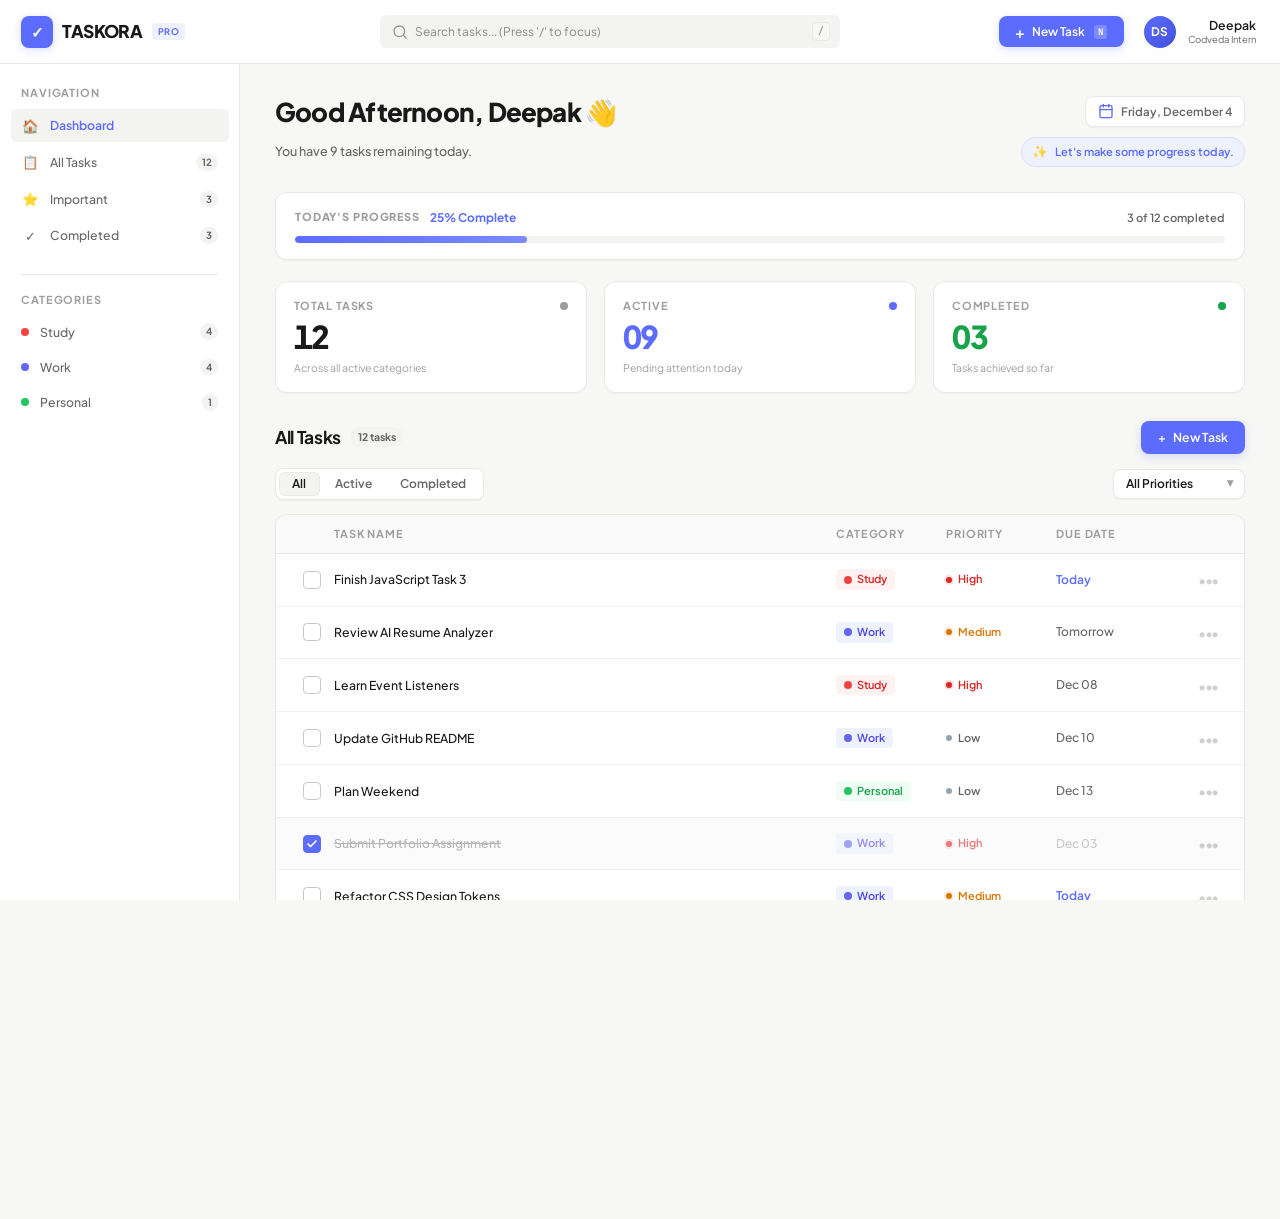
<file: index.html>
<!DOCTYPE html>
<html lang="en">
<head>
  <meta charset="UTF-8" />
  <meta name="viewport" content="width=device-width, initial-scale=1.0" />
  <title>TASKORA — Modern Productivity Dashboard</title>
  <meta name="description" content="TASKORA is a modern, production-grade productivity SaaS application built with Vanilla HTML5, CSS3, and JavaScript." />
  
  <!-- Modern Google Fonts: Plus Jakarta Sans & Inter -->
  <link rel="preconnect" href="https://fonts.googleapis.com">
  <link rel="preconnect" href="https://fonts.gstatic.com" crossorigin>
  <link href="https://fonts.googleapis.com/css2?family=Plus+Jakarta+Sans:wght@400;500;600;700;800&family=JetBrains+Mono:wght@500;600&display=swap" rel="stylesheet">
  
  <!-- Custom Stylesheet -->
  <link rel="stylesheet" href="/css/style.css" />
</head>
<body>

  <!-- ==========================================
       APP LOADER (Subtle SaaS Workspace Initialization)
       ========================================== -->
  <div class="app-loader" id="appLoader" aria-hidden="false">
    <div class="loader-card">
      <div class="loader-brand">
        <div class="logo-icon pulse">✓</div>
        <span class="loader-title">TASKORA</span>
        <span class="brand-badge">PRO</span>
      </div>
      <div class="loader-progress-track">
        <div class="loader-progress-bar"></div>
      </div>
      <p class="loader-subtitle">Loading your workspace...</p>
    </div>
  </div>

  <!-- Main Application Wrapper -->
  <div class="app-container" id="appContainer">
    
    <!-- Top Navigation Bar -->
    <header class="topbar" role="banner">
      <div class="topbar-left">
        <button class="menu-toggle-btn" id="menuToggleBtn" aria-label="Toggle navigation menu">
          <svg width="20" height="20" viewBox="0 0 24 24" fill="none" stroke="currentColor" stroke-width="2" stroke-linecap="round" stroke-linejoin="round">
            <line x1="4" x2="20" y1="12" y2="12"/>
            <line x1="4" x2="20" y1="6" y2="6"/>
            <line x1="4" x2="20" y1="18" y2="18"/>
          </svg>
        </button>
        <a href="#" class="brand-logo" title="TASKORA Dashboard">
          <div class="logo-icon">✓</div>
          <span class="brand-name">TASKORA</span>
          <span class="brand-badge">PRO</span>
        </a>
      </div>

      <!-- Center Search Field -->
      <div class="topbar-center">
        <div class="search-box">
          <svg class="search-icon" width="16" height="16" viewBox="0 0 24 24" fill="none" stroke="currentColor" stroke-width="2" stroke-linecap="round" stroke-linejoin="round">
            <circle cx="11" cy="11" r="8"/>
            <path d="m21 21-4.3-4.3"/>
          </svg>
          <input 
            type="text" 
            class="search-input" 
            id="searchInput" 
            placeholder="Search tasks... (Press '/' to focus)" 
            autocomplete="off"
            aria-label="Search tasks"
          />
          <span class="search-kbd-hint" id="searchKbdHint">/</span>
          <button class="search-clear-btn" id="searchClearBtn" aria-label="Clear search">✕</button>
        </div>
      </div>

      <!-- Right Actions & User Profile Area -->
      <div class="topbar-right">
        <button class="quick-add-btn" id="quickAddBtn" title="Create a new task (Press N)">
          <span class="btn-icon-plus">+</span>
          <span>New Task</span>
          <kbd class="kbd-shortcut">N</kbd>
        </button>

        <div class="user-profile-badge" title="Logged in as Deepak">
          <div class="user-avatar">DS</div>
          <div class="user-info">
            <span class="user-name">Deepak</span>
            <span class="user-role">Codveda Intern</span>
          </div>
        </div>
      </div>
    </header>

    <!-- Layout Body: Sidebar + Main Content -->
    <div class="layout-body">
      
      <!-- Mobile Backdrop Overlay -->
      <div class="sidebar-backdrop" id="sidebarBackdrop"></div>

      <!-- Sidebar Navigation -->
      <aside class="sidebar" id="sidebar" role="navigation" aria-label="Sidebar navigation">
        <div class="sidebar-top-group">
          
          <!-- Main Views -->
          <div class="sidebar-section">
            <div class="sidebar-label">Navigation</div>
            <ul class="sidebar-nav">
              <li class="nav-item">
                <a href="#" class="nav-link active" data-nav="dashboard">
                  <div class="nav-link-left">
                    <span class="nav-icon">🏠</span>
                    <span>Dashboard</span>
                  </div>
                </a>
              </li>
              <li class="nav-item">
                <a href="#" class="nav-link" data-nav="all">
                  <div class="nav-link-left">
                    <span class="nav-icon">📋</span>
                    <span>All Tasks</span>
                  </div>
                  <span class="nav-count" id="countAll">0</span>
                </a>
              </li>
              <li class="nav-item">
                <a href="#" class="nav-link" data-nav="important">
                  <div class="nav-link-left">
                    <span class="nav-icon">⭐</span>
                    <span>Important</span>
                  </div>
                  <span class="nav-count" id="countImportant">0</span>
                </a>
              </li>
              <li class="nav-item">
                <a href="#" class="nav-link" data-nav="completed">
                  <div class="nav-link-left">
                    <span class="nav-icon">✓</span>
                    <span>Completed</span>
                  </div>
                  <span class="nav-count" id="countCompleted">0</span>
                </a>
              </li>
            </ul>
          </div>

          <div class="sidebar-divider"></div>

          <!-- Categories Navigation -->
          <div class="sidebar-section">
            <div class="sidebar-label">Categories</div>
            <ul class="sidebar-nav">
              <li class="nav-item">
                <a href="#" class="nav-link" data-nav="category-study">
                  <div class="nav-link-left">
                    <span class="cat-dot study"></span>
                    <span>Study</span>
                  </div>
                  <span class="nav-count" id="countStudy">0</span>
                </a>
              </li>
              <li class="nav-item">
                <a href="#" class="nav-link" data-nav="category-work">
                  <div class="nav-link-left">
                    <span class="cat-dot work"></span>
                    <span>Work</span>
                  </div>
                  <span class="nav-count" id="countWork">0</span>
                </a>
              </li>
              <li class="nav-item">
                <a href="#" class="nav-link" data-nav="category-personal">
                  <div class="nav-link-left">
                    <span class="cat-dot personal"></span>
                    <span>Personal</span>
                  </div>
                  <span class="nav-count" id="countPersonal">0</span>
                </a>
              </li>
            </ul>
          </div>

        </div>

        <!-- Sidebar Footer -->
        <div class="sidebar-footer">
          <div class="internship-tag">
            <div class="internship-tag-header">
              <span class="tag-pulse"></span>
              <strong>Codveda Internship</strong>
            </div>
            Level 1 — Task 3: JavaScript
          </div>
          <button class="settings-btn" id="settingsBtn" aria-label="Open settings">
            <span class="nav-icon">⚙</span>
            <span>Workspace Settings</span>
          </button>
        </div>
      </aside>

      <!-- Main Dashboard Area -->
      <main class="main-content" role="main">
        
        <!-- Dashboard Greeting Header -->
        <header class="dashboard-header">
          <div class="greeting-wrap">
            <div class="greeting-top-row">
              <h1 class="greeting-title" id="greetingTitle">Good Evening, Deepak 👋</h1>
              <div class="date-badge" id="dateBadgeWrap">
                <svg class="date-icon" width="16" height="16" viewBox="0 0 24 24" fill="none" stroke="currentColor" stroke-width="2" stroke-linecap="round" stroke-linejoin="round">
                  <rect width="18" height="18" x="3" y="4" rx="2" ry="2"/>
                  <line x1="16" x2="16" y1="2" y2="6"/>
                  <line x1="8" x2="8" y1="2" y2="6"/>
                  <line x1="3" x2="21" y1="10" y2="10"/>
                </svg>
                <span id="currentDateDisplay">Monday, August 24</span>
              </div>
            </div>
            
            <div class="greeting-status-row">
              <p class="greeting-subtitle" id="greetingSubtitle">You have 5 tasks remaining today.</p>
              <div class="motivational-badge" id="motivationalBadge">
                <span class="motivational-icon" id="motivationalIcon">✨</span>
                <span class="motivational-text" id="motivationalText">Let's make some progress today.</span>
              </div>
            </div>
          </div>
        </header>

        <!-- Live Progress Section (Geometric Balance) -->
        <section class="progress-section-card" id="progressSectionCard" aria-label="Daily Progress Tracker">
          <div class="progress-card-header">
            <div class="progress-meta-left">
              <span class="progress-badge">TODAY'S PROGRESS</span>
              <span class="progress-percentage" id="progressStatusText">68% Complete</span>
            </div>
            <span class="progress-ratio-label" id="progressRatio">8 of 12 completed</span>
          </div>
          <div class="progress-bar-track" role="progressbar" aria-valuemin="0" aria-valuemax="100" aria-valuenow="68" id="progressBarTrack">
            <div class="progress-bar-fill" id="progressBarFill" style="width: 68%;"></div>
          </div>
        </section>

        <!-- Dynamic Statistics Cards Grid -->
        <section class="stats-grid" aria-label="Task statistics">
          
          <div class="stat-card total">
            <div class="stat-card-header">
              <span class="stat-label">Total Tasks</span>
              <span class="stat-indicator total-dot"></span>
            </div>
            <div class="stat-value-wrap">
              <span class="stat-value" id="statTotal">12</span>
            </div>
            <div class="stat-footer">Across all active categories</div>
          </div>

          <div class="stat-card active">
            <div class="stat-card-header">
              <span class="stat-label">Active</span>
              <span class="stat-indicator active-dot"></span>
            </div>
            <div class="stat-value-wrap">
              <span class="stat-value" id="statActive">07</span>
            </div>
            <div class="stat-footer">Pending attention today</div>
          </div>

          <div class="stat-card completed">
            <div class="stat-card-header">
              <span class="stat-label">Completed</span>
              <span class="stat-indicator completed-dot"></span>
            </div>
            <div class="stat-value-wrap">
              <span class="stat-value" id="statCompleted">05</span>
            </div>
            <div class="stat-footer">Tasks achieved so far</div>
          </div>

        </section>

        <!-- Task Management Section -->
        <section class="task-section-container" aria-label="Tasks List and Filters">
          
          <!-- Section Header -->
          <div class="task-section-header">
            <div class="section-title-wrap">
              <h2 class="section-title" id="sectionHeading">My Tasks</h2>
              <span class="tasks-count-pill" id="sectionCountBadge">12 tasks</span>
              <span class="search-active-pill" id="searchActivePill" style="display: none;"></span>
            </div>

            <div class="task-actions-group">
              <button class="btn-primary" id="newBtnHeader" title="Create a new task">
                <span>+</span>
                <span>New Task</span>
              </button>
            </div>
          </div>

          <!-- Controls & Filters Bar -->
          <div class="task-controls-bar">
            <!-- Filter Tabs: All, Active, Completed -->
            <div class="filter-pills-group" role="tablist" aria-label="Filter tasks by status">
              <button class="filter-pill-btn active" data-filter="all" role="tab" aria-selected="true">All</button>
              <button class="filter-pill-btn" data-filter="active" role="tab" aria-selected="false">Active</button>
              <button class="filter-pill-btn" data-filter="completed" role="tab" aria-selected="false">Completed</button>
            </div>

            <!-- Priority Dropdown Filter -->
            <div class="dropdown-filters-group">
              <div class="custom-select-wrapper">
                <select class="custom-select" id="priorityFilterSelect" aria-label="Filter tasks by priority">
                  <option value="all">All Priorities</option>
                  <option value="High">High Priority</option>
                  <option value="Medium">Medium Priority</option>
                  <option value="Low">Low Priority</option>
                </select>
                <span class="select-arrow">▼</span>
              </div>
            </div>
          </div>

          <!-- Task Table Container (Geometric Balance Grid) -->
          <div class="task-table-wrapper" id="taskTableWrapper">
            <div class="task-table-header" id="taskTableHeader">
              <span class="col-check" title="Task status"></span>
              <span class="col-title">Task Name</span>
              <span class="col-category">Category</span>
              <span class="col-priority">Priority</span>
              <span class="col-date">Due Date</span>
              <span class="col-actions"></span>
            </div>

            <!-- Dynamic Task List -->
            <ul class="task-list" id="taskList" role="list">
              <!-- Tasks rendered dynamically via JavaScript -->
            </ul>

            <!-- Empty State (Shown when no tasks match) -->
            <div class="empty-state-container" id="emptyState" style="display: none;">
              <div class="empty-icon" id="emptyIcon">📋</div>
              <h3 class="empty-title" id="emptyTitle">No tasks yet.</h3>
              <p class="empty-subtitle" id="emptySubtitle">Create your first task and start organizing your day.</p>
              <button class="btn-primary" id="createFirstTaskBtn">
                <span>+</span>
                <span>Create First Task</span>
              </button>
            </div>
          </div>

        </section>

      </main>

    </div>

  </div>

  <!-- ==========================================
       MODAL 1: Create & Edit Task Modal
       ========================================== -->
  <div class="modal-overlay" id="taskModal" role="dialog" aria-modal="true" aria-labelledby="taskModalTitle">
    <div class="modal-card">
      
      <div class="modal-header">
        <h3 class="modal-title" id="taskModalTitle">Create New Task</h3>
        <button class="modal-close-btn" id="taskModalCloseBtn" aria-label="Close modal">✕</button>
      </div>

      <form id="taskForm" novalidate>
        <div class="modal-body">
          
          <!-- Field: Task Name -->
          <div class="form-group">
            <label class="form-label" for="taskNameInput">Task Name *</label>
            <input 
              type="text" 
              class="form-input" 
              id="taskNameInput" 
              placeholder="e.g., Review AI Resume Analyzer" 
              required
              maxlength="120"
              autocomplete="off"
            />
            <div class="error-message" id="taskNameError"></div>
          </div>

          <!-- Field: Category Dropdown -->
          <div class="form-group">
            <label class="form-label" for="taskCategorySelect">Category *</label>
            <select class="form-select" id="taskCategorySelect" required>
              <option value="Study">Study</option>
              <option value="Work">Work</option>
              <option value="Personal">Personal</option>
            </select>
            <div class="error-message" id="taskCategoryError"></div>
          </div>

          <!-- Field: Priority Dropdown -->
          <div class="form-group">
            <label class="form-label" for="taskPrioritySelect">Priority *</label>
            <select class="form-select" id="taskPrioritySelect" required>
              <option value="Low">Low Priority</option>
              <option value="Medium" selected>Medium Priority</option>
              <option value="High">High Priority</option>
            </select>
            <div class="error-message" id="taskPriorityError"></div>
          </div>

          <!-- Field: Due Date -->
          <div class="form-group">
            <label class="form-label" for="taskDueDateInput">Due Date *</label>
            <input 
              type="date" 
              class="form-input" 
              id="taskDueDateInput" 
              required
            />
            <div class="error-message" id="taskDueDateError"></div>
          </div>

        </div>

        <div class="modal-footer">
          <button type="button" class="btn-secondary" id="taskModalCancelBtn">Cancel</button>
          <button type="submit" class="btn-primary" id="taskSubmitBtn">
            <span>Create Task</span>
          </button>
        </div>
      </form>

    </div>
  </div>

  <!-- ==========================================
       MODAL 2: Delete Confirmation Modal
       ========================================== -->
  <div class="modal-overlay" id="deleteModal" role="dialog" aria-modal="true" aria-labelledby="deleteDialogTitle">
    <div class="modal-card modal-card-sm">
      
      <div class="modal-header modal-header-naked">
        <button class="modal-close-btn" id="deleteModalCloseBtn" aria-label="Close dialog">✕</button>
      </div>

      <div class="modal-body modal-body-centered">
        <div class="delete-dialog-content">
          <div class="delete-dialog-icon">
            <svg width="28" height="28" viewBox="0 0 24 24" fill="none" stroke="currentColor" stroke-width="2" stroke-linecap="round" stroke-linejoin="round">
              <path d="M3 6h18"/>
              <path d="M19 6v14c0 1-1 2-2 2H7c-1 0-2-1-2-2V6"/>
              <path d="M8 6V4c0-1 1-2 2-2h4c1 0 2 1 2 2v2"/>
              <line x1="10" x2="10" y1="11" y2="17"/>
              <line x1="14" x2="14" y1="11" y2="17"/>
            </svg>
          </div>
          <h3 class="delete-dialog-title" id="deleteDialogTitle">Delete task?</h3>
          <p class="delete-dialog-desc">
            Are you sure you want to delete this task?<br />
            This action cannot be undone.
          </p>
        </div>
      </div>

      <div class="modal-footer modal-footer-centered">
        <button type="button" class="btn-secondary" id="deleteModalCancelBtn">Cancel</button>
        <button type="button" class="btn-danger" id="deleteModalConfirmBtn">Delete Task</button>
      </div>

    </div>
  </div>

  <!-- ==========================================
       MODAL 3: Workspace Settings
       ========================================== -->
  <div class="modal-overlay" id="settingsModal" role="dialog" aria-modal="true" aria-labelledby="settingsModalTitle">
    <div class="modal-card modal-card-settings">
      
      <div class="modal-header">
        <h3 class="modal-title" id="settingsModalTitle">Workspace Settings</h3>
        <button class="modal-close-btn" id="settingsModalCloseBtn" aria-label="Close settings">✕</button>
      </div>

      <div class="modal-body">
        
        <div class="settings-app-info">
          <div class="brand-logo" style="margin-bottom: 0.5rem;">
            <div class="logo-icon">✓</div>
            <span class="brand-name">TASKORA</span>
            <span class="brand-badge">PRO</span>
          </div>
          <p class="settings-desc">
            TASKORA is a modern productivity dashboard built for the 
            <strong>Codveda Web Development Internship (Level 1 — Task 3: JavaScript)</strong>.
          </p>
        </div>

        <div class="settings-actions-group">
          <button type="button" class="settings-action-btn" id="resetSampleDataBtn">
            <span class="action-icon">🔄</span>
            <div class="action-text">
              <span class="action-label">Reset Sample Workspace</span>
              <span class="action-sub">Restore all 12 realistic starter SaaS tasks</span>
            </div>
          </button>

          <button type="button" class="settings-action-btn danger-action" id="clearCompletedBtn">
            <span class="action-icon">🧹</span>
            <div class="action-text">
              <span class="action-label">Clear Completed Tasks</span>
              <span class="action-sub">Remove all marked as done</span>
            </div>
          </button>
        </div>

      </div>

      <div class="modal-footer">
        <button type="button" class="btn-primary" id="settingsModalDoneBtn">Done</button>
      </div>

    </div>
  </div>

  <!-- Toast Notification Container -->
  <div class="toast-container" id="toastContainer" aria-live="polite"></div>

  <!-- Vanilla JavaScript Entry Point -->
  <script defer src="/js/script.js"></script>

</body>
</html>
</file>
<file: css/style.css>
/* ==========================================================================
   TASKORA - Modern Productivity Dashboard
   Design Theme: Geometric Balance & Modern SaaS
   Aesthetic: Crisp geometric grid lines, balanced neutral surfaces (#F7F7F5),
              vibrant geometric accent (#5B6CFF), structured columns & precision typography.
   ========================================================================== */

/* --- CSS Variables & Design Tokens --- */
:root {
  /* Color Palette - Geometric Balance */
  --bg-app: #F7F7F5;
  --bg-sidebar: #FFFFFF;
  --bg-card: #FFFFFF;
  --bg-card-hover: #FAFAF9;
  --bg-input: #F3F3F1;
  --bg-subtle: #F3F3F1;
  --bg-header-bar: #FAFAFA;
  
  --text-primary: #191919;
  --text-secondary: #666666;
  --text-tertiary: #9E9E9E;
  --text-inverse: #FFFFFF;

  --border-color: #E8E8E5;
  --border-subtle: #F0F0EE;
  --border-hover: #D5D5D0;
  --border-focus: #5B6CFF;

  /* Geometric Accents */
  --accent-primary: #5B6CFF;
  --accent-hover: #4A59E0;
  --accent-active: #3D4CC8;
  --accent-subtle: #EEF2FF;
  --accent-ring: rgba(91, 108, 255, 0.25);
  --accent-shadow: rgba(91, 108, 255, 0.22);

  /* Semantic Colors */
  --color-success: #16A34A;
  --color-success-bg: #DCFCE7;
  --color-success-border: #BBF7D0;

  --color-warning: #D97706;
  --color-warning-bg: #FEF3C7;
  --color-warning-border: #FDE68A;

  --color-danger: #DC2626;
  --color-danger-hover: #B91C1C;
  --color-danger-bg: #FEE2E2;
  --color-danger-border: #FECACA;

  /* Category Palette */
  --cat-study-bg: #FEF2F2;
  --cat-study-text: #DC2626;
  --cat-study-dot: #EF4444;

  --cat-work-bg: #EEF2FF;
  --cat-work-text: #4F46E5;
  --cat-work-dot: #6366F1;

  --cat-personal-bg: #F0FDF4;
  --cat-personal-text: #16A34A;
  --cat-personal-dot: #22C55E;

  /* Layout Dimensions */
  --sidebar-width: 240px;
  --topbar-height: 64px;

  /* Typography */
  --font-family: 'Plus Jakarta Sans', -apple-system, BlinkMacSystemFont, 'Segoe UI', Roboto, sans-serif;
  --font-mono: 'JetBrains Mono', monospace;

  /* Shadows & Radius */
  --radius-xs: 4px;
  --radius-sm: 6px;
  --radius-md: 8px;
  --radius-lg: 12px;
  --radius-xl: 16px;
  --radius-full: 9999px;

  --shadow-xs: 0 1px 2px rgba(0, 0, 0, 0.04);
  --shadow-sm: 0 1px 3px rgba(0, 0, 0, 0.06), 0 1px 2px rgba(0, 0, 0, 0.04);
  --shadow-md: 0 4px 14px rgba(0, 0, 0, 0.07), 0 2px 4px rgba(0, 0, 0, 0.04);
  --shadow-lg: 0 10px 25px -3px rgba(91, 108, 255, 0.18), 0 4px 6px -2px rgba(91, 108, 255, 0.08);
  --shadow-modal: 0 20px 48px -8px rgba(0, 0, 0, 0.16), 0 8px 24px -4px rgba(0, 0, 0, 0.08);
  --shadow-dropdown: 0 8px 24px -4px rgba(0, 0, 0, 0.12), 0 2px 6px rgba(0, 0, 0, 0.06);

  /* Animation Timings */
  --transition-fast: 0.15s cubic-bezier(0.4, 0, 0.2, 1);
  --transition-normal: 0.25s cubic-bezier(0.4, 0, 0.2, 1);
  --transition-slow: 0.4s cubic-bezier(0.4, 0, 0.2, 1);
}

/* --- Base & Reset --- */
*, *::before, *::after {
  box-sizing: border-box;
  margin: 0;
  padding: 0;
}

html, body {
  height: 100%;
  width: 100%;
  font-family: var(--font-family);
  font-size: 14px;
  line-height: 1.5;
  color: var(--text-primary);
  background-color: var(--bg-app);
  -webkit-font-smoothing: antialiased;
  -moz-osx-font-smoothing: grayscale;
  overflow-x: hidden;
}

input, button, select, textarea {
  font-family: inherit;
  font-size: inherit;
  color: inherit;
}

button {
  cursor: pointer;
  border: none;
  background: none;
  display: inline-flex;
  align-items: center;
  justify-content: center;
  transition: all var(--transition-fast);
}

button:focus-visible, input:focus-visible, select:focus-visible {
  outline: 2px solid var(--accent-primary);
  outline-offset: 2px;
}

/* --- App Loader (Subtle Workspace Initialization) --- */
.app-loader {
  position: fixed;
  inset: 0;
  background-color: var(--bg-app);
  z-index: 100;
  display: flex;
  align-items: center;
  justify-content: center;
  transition: opacity var(--transition-slow), visibility var(--transition-slow), transform var(--transition-slow);
}

.app-loader.loaded {
  opacity: 0;
  visibility: hidden;
  pointer-events: none;
  transform: scale(1.02);
}

.loader-card {
  display: flex;
  flex-direction: column;
  align-items: center;
  text-align: center;
  background-color: #FFFFFF;
  border: 1px solid var(--border-color);
  padding: 2rem 2.5rem;
  border-radius: var(--radius-xl);
  box-shadow: var(--shadow-md);
  max-width: 320px;
  width: 90%;
}

.loader-brand {
  display: flex;
  align-items: center;
  gap: 0.65rem;
  margin-bottom: 1.5rem;
}

.loader-title {
  font-size: 1.35rem;
  font-weight: 800;
  letter-spacing: -0.03em;
  color: var(--text-primary);
}

.loader-progress-track {
  width: 100%;
  height: 4px;
  background-color: var(--bg-subtle);
  border-radius: var(--radius-full);
  overflow: hidden;
  margin-bottom: 0.85rem;
}

.loader-progress-bar {
  height: 100%;
  width: 0%;
  background-color: var(--accent-primary);
  border-radius: var(--radius-full);
  animation: loaderProgress 0.5s ease forwards;
}

@keyframes loaderProgress {
  0% { width: 0%; }
  60% { width: 75%; }
  100% { width: 100%; }
}

.loader-subtitle {
  font-size: 0.8rem;
  font-weight: 500;
  color: var(--text-secondary);
}

/* --- App Layout --- */
.app-container {
  display: flex;
  flex-direction: column;
  min-height: 100vh;
  width: 100%;
  background-color: var(--bg-app);
  opacity: 0;
  animation: appFadeIn 0.35s ease-out 0.2s forwards;
}

@keyframes appFadeIn {
  from { opacity: 0; transform: translateY(4px); }
  to { opacity: 1; transform: translateY(0); }
}

/* --- Top Navigation Bar --- */
.topbar {
  position: sticky;
  top: 0;
  z-index: 40;
  height: var(--topbar-height);
  background-color: var(--bg-sidebar);
  border-bottom: 1px solid var(--border-color);
  display: flex;
  align-items: center;
  justify-content: space-between;
  padding: 0 1.5rem;
  gap: 1.5rem;
}

.topbar-left {
  display: flex;
  align-items: center;
  gap: 0.75rem;
  min-width: 200px;
}

.menu-toggle-btn {
  display: none;
  padding: 0.5rem;
  border-radius: var(--radius-sm);
  color: var(--text-secondary);
  background-color: transparent;
}
.menu-toggle-btn:hover {
  background-color: var(--bg-subtle);
  color: var(--text-primary);
}

.brand-logo {
  display: flex;
  align-items: center;
  gap: 0.65rem;
  text-decoration: none;
  color: var(--text-primary);
  font-weight: 700;
  font-size: 1.25rem;
  letter-spacing: -0.03em;
}

.logo-icon {
  width: 32px;
  height: 32px;
  background-color: var(--accent-primary);
  color: #FFFFFF;
  border-radius: var(--radius-md);
  display: flex;
  align-items: center;
  justify-content: center;
  font-weight: 800;
  font-size: 1.1rem;
  line-height: 1;
  box-shadow: 0 2px 8px var(--accent-shadow);
}

.brand-name {
  font-weight: 800;
  letter-spacing: -0.03em;
}

.brand-badge {
  font-size: 0.65rem;
  text-transform: uppercase;
  font-weight: 700;
  padding: 2px 6px;
  background-color: var(--accent-subtle);
  color: var(--accent-primary);
  border-radius: var(--radius-xs);
  letter-spacing: 0.06em;
}

/* Center Search Bar */
.topbar-center {
  flex: 1;
  max-width: 460px;
  display: flex;
  justify-content: center;
}

.search-box {
  width: 100%;
  position: relative;
  display: flex;
  align-items: center;
}

.search-icon {
  position: absolute;
  left: 0.85rem;
  color: var(--text-secondary);
  opacity: 0.65;
  pointer-events: none;
}

.search-input {
  width: 100%;
  padding: 0.55rem 2.5rem 0.55rem 2.4rem;
  background-color: var(--bg-input);
  border: 1px solid transparent;
  border-radius: var(--radius-sm);
  font-size: 0.85rem;
  color: var(--text-primary);
  transition: all var(--transition-fast);
  outline: none;
}

.search-input:focus {
  background-color: #FFFFFF;
  border-color: var(--accent-primary);
  box-shadow: 0 0 0 3px var(--accent-ring);
}

.search-input::placeholder {
  color: var(--text-secondary);
  opacity: 0.75;
}

.search-kbd-hint {
  position: absolute;
  right: 0.75rem;
  font-size: 0.7rem;
  font-family: var(--font-mono);
  font-weight: 600;
  padding: 1px 5px;
  border-radius: var(--radius-xs);
  background-color: var(--bg-app);
  border: 1px solid var(--border-color);
  color: var(--text-tertiary);
  pointer-events: none;
}

.search-clear-btn {
  position: absolute;
  right: 0.75rem;
  color: var(--text-tertiary);
  font-size: 0.85rem;
  padding: 0.2rem;
  border-radius: 50%;
  display: none;
}
.search-clear-btn:hover {
  color: var(--text-primary);
  background-color: var(--bg-subtle);
}

/* Profile / Right Bar */
.topbar-right {
  display: flex;
  align-items: center;
  gap: 1.1rem;
}

.quick-add-btn {
  display: inline-flex;
  align-items: center;
  gap: 0.5rem;
  background-color: var(--accent-primary);
  color: #FFFFFF;
  font-weight: 600;
  font-size: 0.85rem;
  padding: 0.55rem 1.15rem;
  border-radius: var(--radius-md);
  box-shadow: 0 3px 10px var(--accent-shadow);
  transition: all var(--transition-fast);
}
.quick-add-btn:hover {
  background-color: var(--accent-hover);
  transform: translateY(-1px);
  box-shadow: 0 5px 14px var(--accent-shadow);
}
.quick-add-btn:active {
  transform: scale(0.97);
}

.btn-icon-plus {
  font-size: 1.1rem;
  line-height: 1;
  font-weight: 600;
}

.kbd-shortcut {
  font-size: 0.65rem;
  font-family: var(--font-mono);
  font-weight: 600;
  padding: 1px 4px;
  border-radius: 3px;
  background-color: rgba(255, 255, 255, 0.22);
  color: #FFFFFF;
  margin-left: 2px;
}

.user-profile-badge {
  display: flex;
  align-items: center;
  gap: 0.75rem;
  padding: 0.2rem;
  cursor: default;
}

.user-info {
  display: flex;
  flex-direction: column;
  text-align: right;
  line-height: 1.2;
}

.user-name {
  font-weight: 600;
  font-size: 0.875rem;
  color: var(--text-primary);
}

.user-role {
  font-size: 0.68rem;
  color: var(--text-secondary);
  margin-top: 1px;
}

.user-avatar {
  width: 36px;
  height: 36px;
  border-radius: 50%;
  background: linear-gradient(135deg, #5B6CFF, #4351DB);
  color: #FFFFFF;
  font-size: 0.85rem;
  font-weight: 700;
  display: flex;
  align-items: center;
  justify-content: center;
  box-shadow: var(--shadow-xs);
  border: 2px solid #FFFFFF;
}

/* --- Layout Body (Sidebar + Main Content) --- */
.layout-body {
  display: flex;
  flex: 1;
  width: 100%;
  position: relative;
}

/* Sidebar Backdrop (Mobile) */
.sidebar-backdrop {
  position: fixed;
  inset: 0;
  background-color: rgba(0, 0, 0, 0.4);
  backdrop-filter: blur(2px);
  z-index: 45;
  opacity: 0;
  pointer-events: none;
  transition: opacity var(--transition-normal);
}
.sidebar-backdrop.active {
  opacity: 1;
  pointer-events: auto;
}

/* --- Sidebar --- */
.sidebar {
  width: var(--sidebar-width);
  background-color: var(--bg-sidebar);
  border-right: 1px solid var(--border-color);
  display: flex;
  flex-direction: column;
  justify-content: space-between;
  padding: 1.5rem 0.75rem;
  flex-shrink: 0;
  min-height: calc(100vh - var(--topbar-height));
  transition: transform var(--transition-normal);
}

.sidebar-section {
  margin-bottom: 1.5rem;
}

.sidebar-label {
  font-size: 11px;
  font-weight: 700;
  text-transform: uppercase;
  color: var(--text-tertiary);
  letter-spacing: 0.08em;
  padding: 0 0.75rem 0.5rem 0.75rem;
}

.sidebar-nav {
  list-style: none;
  display: flex;
  flex-direction: column;
  gap: 0.2rem;
}

.nav-item {
  width: 100%;
}

.nav-link {
  width: 100%;
  display: flex;
  align-items: center;
  justify-content: space-between;
  padding: 0.5rem 0.75rem;
  border-radius: var(--radius-sm);
  color: var(--text-secondary);
  font-weight: 500;
  font-size: 0.875rem;
  text-decoration: none;
  transition: all var(--transition-fast);
}

.nav-link-left {
  display: flex;
  align-items: center;
  gap: 0.75rem;
}

.nav-icon {
  font-size: 0.95rem;
  display: flex;
  align-items: center;
  justify-content: center;
  width: 18px;
}

.nav-count {
  font-size: 0.7rem;
  font-weight: 700;
  padding: 1px 6px;
  border-radius: var(--radius-full);
  background-color: var(--bg-subtle);
  color: var(--text-secondary);
  transition: all var(--transition-fast);
}

.nav-link:hover {
  background-color: var(--bg-app);
  color: var(--text-primary);
}

.nav-link.active {
  background-color: var(--bg-subtle);
  color: var(--accent-primary);
  font-weight: 600;
}

.nav-link.active .nav-count {
  background-color: #FFFFFF;
  color: var(--accent-primary);
  box-shadow: var(--shadow-xs);
}

/* Category Navigation Dots */
.cat-dot {
  width: 8px;
  height: 8px;
  border-radius: 50%;
  display: inline-block;
}
.cat-dot.study { background-color: var(--cat-study-dot); }
.cat-dot.work { background-color: var(--cat-work-dot); }
.cat-dot.personal { background-color: var(--cat-personal-dot); }

.sidebar-divider {
  height: 1px;
  background-color: var(--border-color);
  margin: 1rem 0.75rem 1.25rem 0.75rem;
}

/* Sidebar Footer */
.sidebar-footer {
  padding-top: 1rem;
  border-top: 1px solid var(--border-color);
  display: flex;
  flex-direction: column;
  gap: 0.75rem;
}

.internship-tag {
  padding: 0.65rem 0.75rem;
  background-color: var(--bg-app);
  border: 1px solid var(--border-color);
  border-radius: var(--radius-sm);
  font-size: 0.7rem;
  color: var(--text-secondary);
  line-height: 1.35;
}

.internship-tag-header {
  display: flex;
  align-items: center;
  gap: 0.4rem;
  margin-bottom: 2px;
}

.tag-pulse {
  width: 6px;
  height: 6px;
  border-radius: 50%;
  background-color: var(--color-success);
  display: inline-block;
}

.internship-tag strong {
  display: inline;
  color: var(--text-primary);
  font-size: 0.75rem;
}

.settings-btn {
  width: 100%;
  display: flex;
  align-items: center;
  gap: 0.75rem;
  padding: 0.5rem 0.75rem;
  border-radius: var(--radius-sm);
  color: var(--text-secondary);
  font-weight: 500;
  font-size: 0.85rem;
}
.settings-btn:hover {
  background-color: var(--bg-app);
  color: var(--text-primary);
}

/* --- Main Content Area --- */
.main-content {
  flex: 1;
  padding: 2.25rem 2.5rem;
  max-width: 1120px;
  margin: 0 auto;
  width: 100%;
  display: flex;
  flex-direction: column;
}

/* Dashboard Greeting Header */
.dashboard-header {
  margin-bottom: 1.75rem;
}

.greeting-wrap {
  display: flex;
  flex-direction: column;
  gap: 0.65rem;
}

.greeting-top-row {
  display: flex;
  align-items: center;
  justify-content: space-between;
  gap: 1.5rem;
  flex-wrap: wrap;
}

.greeting-title {
  font-size: 1.85rem;
  font-weight: 800;
  letter-spacing: -0.03em;
  color: var(--text-primary);
  line-height: 1.2;
}

.greeting-status-row {
  display: flex;
  align-items: center;
  justify-content: space-between;
  gap: 1rem;
  flex-wrap: wrap;
}

.greeting-subtitle {
  color: var(--text-secondary);
  font-size: 0.9rem;
  font-weight: 500;
}

.motivational-badge {
  display: inline-flex;
  align-items: center;
  gap: 0.45rem;
  padding: 0.35rem 0.75rem;
  background-color: var(--accent-subtle);
  border: 1px solid rgba(91, 108, 255, 0.15);
  border-radius: var(--radius-full);
  font-size: 0.8rem;
  font-weight: 600;
  color: var(--accent-primary);
  transition: all var(--transition-fast);
}

.motivational-icon {
  font-size: 0.9rem;
}

.date-badge {
  display: inline-flex;
  align-items: center;
  gap: 0.5rem;
  padding: 0.45rem 0.85rem;
  background-color: var(--bg-card);
  border: 1px solid var(--border-color);
  border-radius: var(--radius-md);
  font-size: 0.825rem;
  font-weight: 600;
  color: var(--text-secondary);
  box-shadow: var(--shadow-xs);
}
.date-badge .date-icon {
  color: var(--accent-primary);
}

/* --- Live Progress Section --- */
.progress-section-card {
  background-color: var(--bg-card);
  border: 1px solid var(--border-color);
  border-radius: var(--radius-lg);
  padding: 1.15rem 1.35rem;
  margin-bottom: 1.5rem;
  box-shadow: var(--shadow-xs);
  display: flex;
  flex-direction: column;
  gap: 0.65rem;
}

.progress-card-header {
  display: flex;
  align-items: center;
  justify-content: space-between;
}

.progress-meta-left {
  display: flex;
  align-items: center;
  gap: 0.75rem;
}

.progress-badge {
  font-size: 11px;
  font-weight: 800;
  text-transform: uppercase;
  letter-spacing: 0.08em;
  color: var(--text-tertiary);
}

.progress-percentage {
  font-size: 0.85rem;
  font-weight: 700;
  color: var(--accent-primary);
}

.progress-ratio-label {
  font-size: 0.8rem;
  font-weight: 600;
  color: var(--text-secondary);
}

.progress-bar-track {
  width: 100%;
  height: 7px;
  background-color: var(--bg-input);
  border-radius: var(--radius-full);
  overflow: hidden;
  position: relative;
}

.progress-bar-fill {
  height: 100%;
  background: linear-gradient(90deg, #5B6CFF, #7A8AFF);
  border-radius: var(--radius-full);
  transition: width 0.45s cubic-bezier(0.4, 0, 0.2, 1);
}

/* --- Statistics Cards Grid --- */
.stats-grid {
  display: grid;
  grid-template-columns: repeat(3, 1fr);
  gap: 1.25rem;
  margin-bottom: 2rem;
}

.stat-card {
  background-color: var(--bg-card);
  border: 1px solid var(--border-color);
  border-radius: var(--radius-lg);
  padding: 1.15rem 1.25rem;
  box-shadow: var(--shadow-xs);
  display: flex;
  flex-direction: column;
  gap: 0.35rem;
  transition: transform var(--transition-fast), box-shadow var(--transition-fast), border-color var(--transition-fast);
}

.stat-card:hover {
  transform: translateY(-2px);
  box-shadow: var(--shadow-sm);
  border-color: var(--border-hover);
}

.stat-card-header {
  display: flex;
  align-items: center;
  justify-content: space-between;
}

.stat-label {
  font-size: 11px;
  font-weight: 700;
  text-transform: uppercase;
  letter-spacing: 0.08em;
  color: var(--text-tertiary);
}

.stat-indicator {
  width: 8px;
  height: 8px;
  border-radius: 50%;
}
.stat-indicator.total-dot { background-color: var(--text-tertiary); }
.stat-indicator.active-dot { background-color: var(--accent-primary); }
.stat-indicator.completed-dot { background-color: var(--color-success); }

.stat-value-wrap {
  display: flex;
  align-items: baseline;
  margin: 0.15rem 0;
}

.stat-value {
  font-size: 2.25rem;
  font-weight: 800;
  letter-spacing: -0.04em;
  line-height: 1;
  color: var(--text-primary);
  font-feature-settings: "tnum";
  font-variant-numeric: tabular-nums;
  transition: color var(--transition-fast);
}

.stat-card.total .stat-value { color: var(--text-primary); }
.stat-card.active .stat-value { color: var(--accent-primary); }
.stat-card.completed .stat-value { color: var(--color-success); }

.stat-footer {
  font-size: 0.75rem;
  color: var(--text-tertiary);
}

/* --- Task Management Section --- */
.task-section-container {
  display: flex;
  flex-direction: column;
  flex: 1;
  min-height: 0;
}

.task-section-header {
  display: flex;
  align-items: center;
  justify-content: space-between;
  gap: 1rem;
  margin-bottom: 1rem;
}

.section-title-wrap {
  display: flex;
  align-items: center;
  gap: 0.65rem;
  flex-wrap: wrap;
}

.section-title {
  font-size: 1.25rem;
  font-weight: 700;
  letter-spacing: -0.02em;
  color: var(--text-primary);
}

.tasks-count-pill {
  font-size: 0.75rem;
  font-weight: 700;
  padding: 2px 8px;
  background-color: var(--bg-subtle);
  color: var(--text-secondary);
  border-radius: var(--radius-full);
}

.search-active-pill {
  font-size: 0.75rem;
  font-weight: 600;
  padding: 2px 8px;
  background-color: var(--accent-subtle);
  color: var(--accent-primary);
  border-radius: var(--radius-full);
}

.task-actions-group {
  display: flex;
  align-items: center;
  gap: 0.75rem;
}

/* Controls & Filter Bar */
.task-controls-bar {
  display: flex;
  align-items: center;
  justify-content: space-between;
  gap: 1rem;
  margin-bottom: 1rem;
  flex-wrap: wrap;
}

.filter-pills-group {
  display: flex;
  align-items: center;
  background-color: #FFFFFF;
  border: 1px solid var(--border-color);
  padding: 3px;
  border-radius: var(--radius-md);
  gap: 2px;
  box-shadow: var(--shadow-xs);
}

.filter-pill-btn {
  padding: 0.35rem 0.95rem;
  font-size: 12px;
  font-weight: 600;
  color: var(--text-secondary);
  border-radius: var(--radius-sm);
  transition: all var(--transition-fast);
}
.filter-pill-btn:hover {
  color: var(--text-primary);
}
.filter-pill-btn.active {
  background-color: var(--bg-subtle);
  color: var(--text-primary);
  box-shadow: inset 0 0 0 1px rgba(0, 0, 0, 0.04);
}

.dropdown-filters-group {
  display: flex;
  align-items: center;
  gap: 0.5rem;
}

.custom-select-wrapper {
  position: relative;
}

.custom-select {
  appearance: none;
  -webkit-appearance: none;
  background-color: #FFFFFF;
  border: 1px solid var(--border-color);
  border-radius: var(--radius-md);
  padding: 0.45rem 2rem 0.45rem 0.85rem;
  font-size: 12px;
  font-weight: 600;
  color: var(--text-primary);
  cursor: pointer;
  outline: none;
  box-shadow: var(--shadow-xs);
  transition: border-color var(--transition-fast), box-shadow var(--transition-fast);
}
.custom-select:hover {
  border-color: var(--border-hover);
}
.custom-select:focus {
  border-color: var(--accent-primary);
  box-shadow: 0 0 0 2px var(--accent-ring);
}

.select-arrow {
  position: absolute;
  right: 0.75rem;
  top: 50%;
  transform: translateY(-50%);
  pointer-events: none;
  color: var(--text-tertiary);
  font-size: 0.65rem;
}

.btn-primary {
  background-color: var(--accent-primary);
  color: #FFFFFF;
  font-weight: 600;
  font-size: 0.875rem;
  padding: 0.6rem 1.25rem;
  border-radius: var(--radius-md);
  gap: 0.45rem;
  box-shadow: 0 3px 10px var(--accent-shadow);
  transition: all var(--transition-fast);
}
.btn-primary:hover {
  background-color: var(--accent-hover);
  transform: translateY(-1px);
  box-shadow: 0 5px 14px var(--accent-shadow);
}
.btn-primary:active {
  transform: scale(0.97);
}

/* --- Task Table / List Grid (Geometric Balance) --- */
.task-table-wrapper {
  background-color: #FFFFFF;
  border: 1px solid var(--border-color);
  border-radius: var(--radius-lg);
  flex: 1;
  overflow: hidden;
  display: flex;
  flex-direction: column;
  box-shadow: var(--shadow-xs);
}

.task-table-header {
  display: grid;
  grid-template-columns: 44px 1fr 110px 110px 130px 44px;
  align-items: center;
  padding: 0.75rem 1rem;
  background-color: var(--bg-header-bar);
  border-bottom: 1px solid var(--border-color);
  font-size: 11px;
  font-weight: 700;
  text-transform: uppercase;
  letter-spacing: 0.08em;
  color: var(--text-tertiary);
}

.task-list {
  list-style: none;
  display: flex;
  flex-direction: column;
  overflow-y: auto;
  flex: 1;
}

/* Task Item Row */
.task-item {
  display: grid;
  grid-template-columns: 44px 1fr 110px 110px 130px 44px;
  align-items: center;
  padding: 0.85rem 1rem;
  border-bottom: 1px solid var(--border-subtle);
  background-color: #FFFFFF;
  position: relative;
  transition: transform var(--transition-fast), background-color var(--transition-fast), border-color var(--transition-fast);
}

.task-item:last-child {
  border-bottom: none;
}

.task-item:hover {
  background-color: var(--bg-card-hover);
  transform: translateX(2px);
  border-color: var(--border-hover);
}

.task-item.completed {
  background-color: rgba(250, 250, 249, 0.7);
}

.task-item.task-slide-in {
  animation: taskSlideIn 0.25s ease-out forwards;
}

.task-item.task-slide-out {
  animation: taskSlideOut 0.25s ease-in forwards;
}

@keyframes taskSlideIn {
  from { opacity: 0; transform: translateY(-8px); }
  to { opacity: 1; transform: translateY(0); }
}

@keyframes taskSlideOut {
  from { opacity: 1; transform: translateX(0); max-height: 60px; }
  to { opacity: 0; transform: translateX(-16px); max-height: 0; padding-top: 0; padding-bottom: 0; margin: 0; }
}

.col-check {
  display: flex;
  align-items: center;
  justify-content: center;
}

.col-title {
  display: flex;
  align-items: center;
  min-width: 0;
  padding-right: 1rem;
}

.col-category {
  display: flex;
  align-items: center;
}

.col-priority {
  display: flex;
  align-items: center;
}

.col-date {
  display: flex;
  align-items: center;
}

.col-actions {
  display: flex;
  align-items: center;
  justify-content: center;
}

/* Custom Animated Checkbox */
.custom-checkbox {
  position: relative;
  width: 18px;
  height: 18px;
  flex-shrink: 0;
  cursor: pointer;
  display: flex;
  align-items: center;
  justify-content: center;
}

.custom-checkbox input {
  position: absolute;
  opacity: 0;
  width: 0;
  height: 0;
}

.checkbox-visual {
  width: 18px;
  height: 18px;
  border: 1.5px solid #C8C8C4;
  border-radius: var(--radius-xs);
  display: flex;
  align-items: center;
  justify-content: center;
  background-color: #FFFFFF;
  transition: all var(--transition-fast);
}

.custom-checkbox:hover .checkbox-visual {
  border-color: var(--accent-primary);
  transform: scale(1.06);
}

.custom-checkbox input:checked ~ .checkbox-visual {
  background-color: var(--accent-primary);
  border-color: var(--accent-primary);
  animation: checkboxBounce 0.2s cubic-bezier(0.4, 0, 0.2, 1);
}

@keyframes checkboxBounce {
  0% { transform: scale(0.85); }
  50% { transform: scale(1.1); }
  100% { transform: scale(1); }
}

.checkbox-visual svg {
  opacity: 0;
  transform: scale(0.5);
  transition: all var(--transition-fast);
  color: #FFFFFF;
}

.custom-checkbox input:checked ~ .checkbox-visual svg {
  opacity: 1;
  transform: scale(1);
}

/* Task Title & Search Highlight */
.task-title {
  font-size: 0.875rem;
  font-weight: 500;
  color: var(--text-primary);
  word-break: break-word;
  transition: all var(--transition-normal);
}

.task-item.completed .task-title {
  text-decoration: line-through;
  color: var(--text-tertiary);
  opacity: 0.75;
}

.search-highlight {
  background-color: #FEF08A;
  color: #854D0E;
  padding: 0 2px;
  border-radius: 2px;
  font-weight: 600;
}

/* Category Badges */
.badge-category {
  display: inline-flex;
  align-items: center;
  gap: 0.35rem;
  font-size: 11px;
  font-weight: 600;
  padding: 2px 8px;
  border-radius: var(--radius-xs);
}

.badge-cat-study {
  background-color: var(--cat-study-bg);
  color: var(--cat-study-text);
}
.badge-cat-study .cat-dot { background-color: var(--cat-study-dot); }

.badge-cat-work {
  background-color: var(--cat-work-bg);
  color: var(--cat-work-text);
}
.badge-cat-work .cat-dot { background-color: var(--cat-work-dot); }

.badge-cat-personal {
  background-color: var(--cat-personal-bg);
  color: var(--cat-personal-text);
}
.badge-cat-personal .cat-dot { background-color: var(--cat-personal-dot); }

/* Realistic Priority Markers (Subtle & Professional) */
.priority-marker {
  display: inline-flex;
  align-items: center;
  gap: 0.4rem;
  font-size: 11px;
  font-weight: 600;
}

.priority-dot {
  width: 6px;
  height: 6px;
  border-radius: 50%;
}

.priority-marker.priority-high {
  color: var(--color-danger);
}
.priority-marker.priority-high .priority-dot {
  background-color: var(--color-danger);
  box-shadow: 0 0 0 2px rgba(220, 38, 38, 0.15);
}

.priority-marker.priority-medium {
  color: var(--color-warning);
}
.priority-marker.priority-medium .priority-dot {
  background-color: var(--color-warning);
  box-shadow: 0 0 0 2px rgba(217, 119, 6, 0.15);
}

.priority-marker.priority-low {
  color: var(--text-secondary);
}
.priority-marker.priority-low .priority-dot {
  background-color: #94A3B8;
}

.task-item.completed .badge-category,
.task-item.completed .priority-marker {
  opacity: 0.6;
}

/* Due Date Indicators */
.due-date-indicator {
  display: inline-flex;
  align-items: center;
  gap: 0.35rem;
  font-size: 12px;
  font-weight: 500;
  color: var(--text-secondary);
}

.due-date-indicator.overdue {
  color: var(--color-danger);
  font-weight: 600;
}

.due-date-indicator.today {
  color: var(--accent-primary);
  font-weight: 600;
}

.task-item.completed .due-date-indicator {
  opacity: 0.55;
  color: var(--text-tertiary);
}

/* Action Dropdown Menu Button */
.menu-action-wrapper {
  position: relative;
}

.btn-icon-menu {
  width: 28px;
  height: 28px;
  border-radius: var(--radius-sm);
  color: var(--text-secondary);
  display: flex;
  align-items: center;
  justify-content: center;
  font-size: 1.1rem;
  letter-spacing: -0.1em;
  opacity: 0.3;
  transition: opacity var(--transition-fast), background-color var(--transition-fast);
}

.task-item:hover .btn-icon-menu,
.btn-icon-menu:focus {
  opacity: 1;
}

.btn-icon-menu:hover {
  background-color: var(--bg-subtle);
  color: var(--text-primary);
}

.action-dropdown {
  position: absolute;
  right: 0;
  top: 100%;
  margin-top: 4px;
  background-color: #FFFFFF;
  border: 1px solid var(--border-color);
  border-radius: var(--radius-md);
  box-shadow: var(--shadow-dropdown);
  min-width: 140px;
  z-index: 30;
  display: none;
  flex-direction: column;
  padding: 4px;
  transform-origin: top right;
  animation: dropdownPop 0.18s cubic-bezier(0.4, 0, 0.2, 1);
}

.action-dropdown.show {
  display: flex;
}

@keyframes dropdownPop {
  from { opacity: 0; transform: translateY(-4px) scale(0.95); }
  to { opacity: 1; transform: translateY(0) scale(1); }
}

.action-menu-item {
  display: flex;
  align-items: center;
  gap: 0.5rem;
  padding: 0.5rem 0.75rem;
  font-size: 0.8rem;
  font-weight: 500;
  color: var(--text-primary);
  border-radius: var(--radius-sm);
  width: 100%;
  text-align: left;
  transition: background-color var(--transition-fast);
}
.action-menu-item:hover {
  background-color: var(--bg-subtle);
}

.action-menu-item.delete-item {
  color: var(--color-danger);
}
.action-menu-item.delete-item:hover {
  background-color: var(--color-danger-bg);
  color: var(--color-danger);
}

/* --- Empty State --- */
.empty-state-container {
  display: flex;
  flex-direction: column;
  align-items: center;
  justify-content: center;
  padding: 3.5rem 1.5rem;
  text-align: center;
}

.empty-icon {
  width: 56px;
  height: 56px;
  border-radius: 50%;
  background-color: var(--bg-subtle);
  display: flex;
  align-items: center;
  justify-content: center;
  font-size: 1.5rem;
  margin-bottom: 1rem;
}

.empty-title {
  font-size: 1.15rem;
  font-weight: 700;
  color: var(--text-primary);
  margin-bottom: 0.35rem;
}

.empty-subtitle {
  font-size: 0.875rem;
  color: var(--text-secondary);
  max-width: 320px;
  margin-bottom: 1.25rem;
}

/* --- Modals (Geometric SaaS Dialogs) --- */
.modal-overlay {
  position: fixed;
  inset: 0;
  background-color: rgba(20, 20, 22, 0.45);
  backdrop-filter: blur(5px);
  -webkit-backdrop-filter: blur(5px);
  z-index: 50;
  display: flex;
  align-items: center;
  justify-content: center;
  padding: 1rem;
  opacity: 0;
  pointer-events: none;
  transition: opacity var(--transition-normal);
}

.modal-overlay.active {
  opacity: 1;
  pointer-events: auto;
}

.modal-card {
  background-color: #FFFFFF;
  border: 1px solid var(--border-color);
  border-radius: var(--radius-lg);
  box-shadow: var(--shadow-modal);
  width: 100%;
  max-width: 480px;
  overflow: hidden;
  transform: scale(0.96) translateY(8px);
  transition: transform var(--transition-normal);
}

.modal-overlay.active .modal-card {
  transform: scale(1) translateY(0);
}

.modal-card-sm {
  max-width: 380px;
}
.modal-card-settings {
  max-width: 440px;
}

.modal-header {
  padding: 1.25rem 1.5rem;
  border-bottom: 1px solid var(--border-color);
  display: flex;
  align-items: center;
  justify-content: space-between;
}

.modal-header-naked {
  border-bottom: none;
  padding-bottom: 0;
  justify-content: flex-end;
}

.modal-title {
  font-size: 1.15rem;
  font-weight: 700;
  letter-spacing: -0.02em;
  color: var(--text-primary);
}

.modal-close-btn {
  width: 28px;
  height: 28px;
  border-radius: var(--radius-sm);
  color: var(--text-secondary);
  font-size: 0.95rem;
}
.modal-close-btn:hover {
  background-color: var(--bg-subtle);
  color: var(--text-primary);
}

.modal-body {
  padding: 1.5rem;
  display: flex;
  flex-direction: column;
  gap: 1.15rem;
}

.modal-body-centered {
  padding-top: 0.25rem;
  padding-bottom: 0.5rem;
}

.form-group {
  display: flex;
  flex-direction: column;
  gap: 0.4rem;
}

.form-label {
  font-size: 0.75rem;
  font-weight: 700;
  text-transform: uppercase;
  letter-spacing: 0.05em;
  color: var(--text-secondary);
}

.form-input, .form-select {
  width: 100%;
  padding: 0.6rem 0.85rem;
  background-color: #FFFFFF;
  border: 1px solid var(--border-color);
  border-radius: var(--radius-sm);
  font-size: 0.875rem;
  color: var(--text-primary);
  transition: all var(--transition-fast);
  outline: none;
}

.form-input:focus, .form-select:focus {
  border-color: var(--accent-primary);
  box-shadow: 0 0 0 3px var(--accent-ring);
}

.form-input.input-error, .form-select.input-error {
  border-color: var(--color-danger);
  background-color: #FFFBFB;
}

.error-message {
  font-size: 0.75rem;
  color: var(--color-danger);
  display: none;
  font-weight: 500;
}
.error-message.visible {
  display: block;
}

.modal-footer {
  padding: 1rem 1.5rem;
  border-top: 1px solid var(--border-color);
  background-color: #FAFAFA;
  display: flex;
  align-items: center;
  justify-content: flex-end;
  gap: 0.75rem;
}

.modal-footer-centered {
  justify-content: center;
  background-color: #FFFFFF;
  border-top: none;
  padding-top: 0;
  padding-bottom: 1.5rem;
}

.btn-secondary {
  background-color: #FFFFFF;
  border: 1px solid var(--border-color);
  color: var(--text-secondary);
  font-weight: 600;
  font-size: 0.85rem;
  padding: 0.55rem 1rem;
  border-radius: var(--radius-sm);
}
.btn-secondary:hover {
  background-color: var(--bg-subtle);
  color: var(--text-primary);
  border-color: var(--border-hover);
}

.btn-danger {
  background-color: var(--color-danger);
  color: #FFFFFF;
  font-weight: 600;
  font-size: 0.85rem;
  padding: 0.55rem 1.25rem;
  border-radius: var(--radius-sm);
  transition: all var(--transition-fast);
}
.btn-danger:hover {
  background-color: var(--color-danger-hover);
  transform: translateY(-1px);
}

/* Delete Dialog Specifics */
.delete-dialog-content {
  display: flex;
  flex-direction: column;
  align-items: center;
  text-align: center;
}

.delete-dialog-icon {
  width: 52px;
  height: 52px;
  border-radius: 50%;
  background-color: var(--color-danger-bg);
  color: var(--color-danger);
  display: flex;
  align-items: center;
  justify-content: center;
  margin-bottom: 0.85rem;
}

.delete-dialog-title {
  font-size: 1.15rem;
  font-weight: 700;
  color: var(--text-primary);
  margin-bottom: 0.35rem;
}

.delete-dialog-desc {
  font-size: 0.85rem;
  color: var(--text-secondary);
  line-height: 1.45;
}

/* Settings Modal Specifics */
.settings-app-info {
  margin-bottom: 0.5rem;
}
.settings-desc {
  font-size: 0.8rem;
  color: var(--text-secondary);
  line-height: 1.45;
}

.settings-actions-group {
  display: flex;
  flex-direction: column;
  gap: 0.75rem;
}

.settings-action-btn {
  width: 100%;
  display: flex;
  align-items: center;
  gap: 0.85rem;
  padding: 0.75rem 1rem;
  background-color: #FFFFFF;
  border: 1px solid var(--border-color);
  border-radius: var(--radius-md);
  text-align: left;
  transition: all var(--transition-fast);
}
.settings-action-btn:hover {
  background-color: var(--bg-card-hover);
  border-color: var(--border-hover);
}

.action-icon {
  font-size: 1.25rem;
}
.action-text {
  display: flex;
  flex-direction: column;
}
.action-label {
  font-size: 0.85rem;
  font-weight: 600;
  color: var(--text-primary);
}
.action-sub {
  font-size: 0.72rem;
  color: var(--text-secondary);
}

.settings-action-btn.danger-action:hover {
  background-color: var(--color-danger-bg);
  border-color: var(--color-danger-border);
}
.settings-action-btn.danger-action:hover .action-label {
  color: var(--color-danger);
}

/* --- Toast Notifications (Realistic SaaS Feedback) --- */
.toast-container {
  position: fixed;
  bottom: 1.5rem;
  right: 1.5rem;
  z-index: 70;
  display: flex;
  flex-direction: column;
  gap: 0.65rem;
  pointer-events: none;
}

.toast {
  background-color: #191919;
  color: #FFFFFF;
  padding: 0.75rem 1.15rem;
  border-radius: var(--radius-md);
  font-size: 0.85rem;
  font-weight: 500;
  box-shadow: var(--shadow-lg);
  display: flex;
  align-items: center;
  gap: 0.65rem;
  pointer-events: auto;
  animation: toastSlideUp 0.25s cubic-bezier(0.4, 0, 0.2, 1);
  transition: opacity var(--transition-normal), transform var(--transition-normal);
  border: 1px solid rgba(255, 255, 255, 0.08);
}

.toast.fade-out {
  opacity: 0;
  transform: translateY(8px);
}

.toast-icon {
  font-size: 1rem;
  display: flex;
  align-items: center;
}

.toast-success {
  border-left: 3px solid var(--color-success);
}
.toast-danger {
  border-left: 3px solid var(--color-danger);
}
.toast-info {
  border-left: 3px solid var(--accent-primary);
}

@keyframes toastSlideUp {
  from { opacity: 0; transform: translateY(16px); }
  to { opacity: 1; transform: translateY(0); }
}

/* --- Responsive Media Queries --- */
@media (max-width: 900px) {
  .main-content {
    padding: 1.5rem;
  }
  .stats-grid {
    grid-template-columns: 1fr;
    gap: 1rem;
  }
  .task-table-header {
    display: none;
  }
  .task-item {
    display: flex;
    flex-direction: column;
    align-items: flex-start;
    gap: 0.65rem;
    padding: 1rem;
  }
  .col-check {
    position: absolute;
    top: 1rem;
    left: 1rem;
  }
  .col-title {
    padding-left: 2rem;
    padding-right: 2rem;
    width: 100%;
  }
  .col-actions {
    position: absolute;
    top: 0.75rem;
    right: 0.75rem;
  }
  .col-category, .col-priority, .col-date {
    display: inline-flex;
    margin-left: 2rem;
  }
}

@media (max-width: 768px) {
  .menu-toggle-btn {
    display: flex;
  }
  .sidebar {
    position: fixed;
    top: var(--topbar-height);
    left: -260px;
    bottom: 0;
    z-index: 48;
    box-shadow: var(--shadow-lg);
  }
  .sidebar.open {
    transform: translateX(260px);
  }
  .topbar-center {
    display: none;
  }
  .user-role {
    display: none;
  }
  .kbd-shortcut {
    display: none;
  }
}
</file>
<file: taskora/css/style.css>
/* ==========================================================================
   TASKORA - Modern Productivity Dashboard
   Design Theme: Geometric Balance & Modern SaaS
   Aesthetic: Crisp geometric grid lines, balanced neutral surfaces (#F7F7F5),
              vibrant geometric accent (#5B6CFF), structured columns & precision typography.
   ========================================================================== */

/* --- CSS Variables & Design Tokens --- */
:root {
  /* Color Palette - Geometric Balance */
  --bg-app: #F7F7F5;
  --bg-sidebar: #FFFFFF;
  --bg-card: #FFFFFF;
  --bg-card-hover: #FAFAF9;
  --bg-input: #F3F3F1;
  --bg-subtle: #F3F3F1;
  --bg-header-bar: #FAFAFA;
  
  --text-primary: #191919;
  --text-secondary: #666666;
  --text-tertiary: #9E9E9E;
  --text-inverse: #FFFFFF;

  --border-color: #E8E8E5;
  --border-subtle: #F0F0EE;
  --border-hover: #D5D5D0;
  --border-focus: #5B6CFF;

  /* Geometric Accents */
  --accent-primary: #5B6CFF;
  --accent-hover: #4A59E0;
  --accent-active: #3D4CC8;
  --accent-subtle: #EEF2FF;
  --accent-ring: rgba(91, 108, 255, 0.25);
  --accent-shadow: rgba(91, 108, 255, 0.22);

  /* Semantic Colors */
  --color-success: #16A34A;
  --color-success-bg: #DCFCE7;
  --color-success-border: #BBF7D0;

  --color-warning: #D97706;
  --color-warning-bg: #FEF3C7;
  --color-warning-border: #FDE68A;

  --color-danger: #DC2626;
  --color-danger-hover: #B91C1C;
  --color-danger-bg: #FEE2E2;
  --color-danger-border: #FECACA;

  /* Category Palette */
  --cat-study-bg: #FEF2F2;
  --cat-study-text: #DC2626;
  --cat-study-dot: #EF4444;

  --cat-work-bg: #EEF2FF;
  --cat-work-text: #4F46E5;
  --cat-work-dot: #6366F1;

  --cat-personal-bg: #F0FDF4;
  --cat-personal-text: #16A34A;
  --cat-personal-dot: #22C55E;

  /* Layout Dimensions */
  --sidebar-width: 240px;
  --topbar-height: 64px;

  /* Typography */
  --font-family: 'Plus Jakarta Sans', -apple-system, BlinkMacSystemFont, 'Segoe UI', Roboto, sans-serif;
  --font-mono: 'JetBrains Mono', monospace;

  /* Shadows & Radius */
  --radius-xs: 4px;
  --radius-sm: 6px;
  --radius-md: 8px;
  --radius-lg: 12px;
  --radius-xl: 16px;
  --radius-full: 9999px;

  --shadow-xs: 0 1px 2px rgba(0, 0, 0, 0.04);
  --shadow-sm: 0 1px 3px rgba(0, 0, 0, 0.06), 0 1px 2px rgba(0, 0, 0, 0.04);
  --shadow-md: 0 4px 14px rgba(0, 0, 0, 0.07), 0 2px 4px rgba(0, 0, 0, 0.04);
  --shadow-lg: 0 10px 25px -3px rgba(91, 108, 255, 0.18), 0 4px 6px -2px rgba(91, 108, 255, 0.08);
  --shadow-modal: 0 20px 48px -8px rgba(0, 0, 0, 0.16), 0 8px 24px -4px rgba(0, 0, 0, 0.08);
  --shadow-dropdown: 0 8px 24px -4px rgba(0, 0, 0, 0.12), 0 2px 6px rgba(0, 0, 0, 0.06);

  /* Animation Timings */
  --transition-fast: 0.15s cubic-bezier(0.4, 0, 0.2, 1);
  --transition-normal: 0.25s cubic-bezier(0.4, 0, 0.2, 1);
  --transition-slow: 0.4s cubic-bezier(0.4, 0, 0.2, 1);
}

/* --- Base & Reset --- */
*, *::before, *::after {
  box-sizing: border-box;
  margin: 0;
  padding: 0;
}

html, body {
  height: 100%;
  width: 100%;
  font-family: var(--font-family);
  font-size: 14px;
  line-height: 1.5;
  color: var(--text-primary);
  background-color: var(--bg-app);
  -webkit-font-smoothing: antialiased;
  -moz-osx-font-smoothing: grayscale;
  overflow-x: hidden;
}

input, button, select, textarea {
  font-family: inherit;
  font-size: inherit;
  color: inherit;
}

button {
  cursor: pointer;
  border: none;
  background: none;
  display: inline-flex;
  align-items: center;
  justify-content: center;
  transition: all var(--transition-fast);
}

button:focus-visible, input:focus-visible, select:focus-visible {
  outline: 2px solid var(--accent-primary);
  outline-offset: 2px;
}

/* --- App Loader (Subtle Workspace Initialization) --- */
.app-loader {
  position: fixed;
  inset: 0;
  background-color: var(--bg-app);
  z-index: 100;
  display: flex;
  align-items: center;
  justify-content: center;
  transition: opacity var(--transition-slow), visibility var(--transition-slow), transform var(--transition-slow);
}

.app-loader.loaded {
  opacity: 0;
  visibility: hidden;
  pointer-events: none;
  transform: scale(1.02);
}

.loader-card {
  display: flex;
  flex-direction: column;
  align-items: center;
  text-align: center;
  background-color: #FFFFFF;
  border: 1px solid var(--border-color);
  padding: 2rem 2.5rem;
  border-radius: var(--radius-xl);
  box-shadow: var(--shadow-md);
  max-width: 320px;
  width: 90%;
}

.loader-brand {
  display: flex;
  align-items: center;
  gap: 0.65rem;
  margin-bottom: 1.5rem;
}

.loader-title {
  font-size: 1.35rem;
  font-weight: 800;
  letter-spacing: -0.03em;
  color: var(--text-primary);
}

.loader-progress-track {
  width: 100%;
  height: 4px;
  background-color: var(--bg-subtle);
  border-radius: var(--radius-full);
  overflow: hidden;
  margin-bottom: 0.85rem;
}

.loader-progress-bar {
  height: 100%;
  width: 0%;
  background-color: var(--accent-primary);
  border-radius: var(--radius-full);
  animation: loaderProgress 0.5s ease forwards;
}

@keyframes loaderProgress {
  0% { width: 0%; }
  60% { width: 75%; }
  100% { width: 100%; }
}

.loader-subtitle {
  font-size: 0.8rem;
  font-weight: 500;
  color: var(--text-secondary);
}

/* --- App Layout --- */
.app-container {
  display: flex;
  flex-direction: column;
  min-height: 100vh;
  width: 100%;
  background-color: var(--bg-app);
  opacity: 0;
  animation: appFadeIn 0.35s ease-out 0.2s forwards;
}

@keyframes appFadeIn {
  from { opacity: 0; transform: translateY(4px); }
  to { opacity: 1; transform: translateY(0); }
}

/* --- Top Navigation Bar --- */
.topbar {
  position: sticky;
  top: 0;
  z-index: 40;
  height: var(--topbar-height);
  background-color: var(--bg-sidebar);
  border-bottom: 1px solid var(--border-color);
  display: flex;
  align-items: center;
  justify-content: space-between;
  padding: 0 1.5rem;
  gap: 1.5rem;
}

.topbar-left {
  display: flex;
  align-items: center;
  gap: 0.75rem;
  min-width: 200px;
}

.menu-toggle-btn {
  display: none;
  padding: 0.5rem;
  border-radius: var(--radius-sm);
  color: var(--text-secondary);
  background-color: transparent;
}
.menu-toggle-btn:hover {
  background-color: var(--bg-subtle);
  color: var(--text-primary);
}

.brand-logo {
  display: flex;
  align-items: center;
  gap: 0.65rem;
  text-decoration: none;
  color: var(--text-primary);
  font-weight: 700;
  font-size: 1.25rem;
  letter-spacing: -0.03em;
}

.logo-icon {
  width: 32px;
  height: 32px;
  background-color: var(--accent-primary);
  color: #FFFFFF;
  border-radius: var(--radius-md);
  display: flex;
  align-items: center;
  justify-content: center;
  font-weight: 800;
  font-size: 1.1rem;
  line-height: 1;
  box-shadow: 0 2px 8px var(--accent-shadow);
}

.brand-name {
  font-weight: 800;
  letter-spacing: -0.03em;
}

.brand-badge {
  font-size: 0.65rem;
  text-transform: uppercase;
  font-weight: 700;
  padding: 2px 6px;
  background-color: var(--accent-subtle);
  color: var(--accent-primary);
  border-radius: var(--radius-xs);
  letter-spacing: 0.06em;
}

/* Center Search Bar */
.topbar-center {
  flex: 1;
  max-width: 460px;
  display: flex;
  justify-content: center;
}

.search-box {
  width: 100%;
  position: relative;
  display: flex;
  align-items: center;
}

.search-icon {
  position: absolute;
  left: 0.85rem;
  color: var(--text-secondary);
  opacity: 0.65;
  pointer-events: none;
}

.search-input {
  width: 100%;
  padding: 0.55rem 2.5rem 0.55rem 2.4rem;
  background-color: var(--bg-input);
  border: 1px solid transparent;
  border-radius: var(--radius-sm);
  font-size: 0.85rem;
  color: var(--text-primary);
  transition: all var(--transition-fast);
  outline: none;
}

.search-input:focus {
  background-color: #FFFFFF;
  border-color: var(--accent-primary);
  box-shadow: 0 0 0 3px var(--accent-ring);
}

.search-input::placeholder {
  color: var(--text-secondary);
  opacity: 0.75;
}

.search-kbd-hint {
  position: absolute;
  right: 0.75rem;
  font-size: 0.7rem;
  font-family: var(--font-mono);
  font-weight: 600;
  padding: 1px 5px;
  border-radius: var(--radius-xs);
  background-color: var(--bg-app);
  border: 1px solid var(--border-color);
  color: var(--text-tertiary);
  pointer-events: none;
}

.search-clear-btn {
  position: absolute;
  right: 0.75rem;
  color: var(--text-tertiary);
  font-size: 0.85rem;
  padding: 0.2rem;
  border-radius: 50%;
  display: none;
}
.search-clear-btn:hover {
  color: var(--text-primary);
  background-color: var(--bg-subtle);
}

/* Profile / Right Bar */
.topbar-right {
  display: flex;
  align-items: center;
  gap: 1.1rem;
}

.quick-add-btn {
  display: inline-flex;
  align-items: center;
  gap: 0.5rem;
  background-color: var(--accent-primary);
  color: #FFFFFF;
  font-weight: 600;
  font-size: 0.85rem;
  padding: 0.55rem 1.15rem;
  border-radius: var(--radius-md);
  box-shadow: 0 3px 10px var(--accent-shadow);
  transition: all var(--transition-fast);
}
.quick-add-btn:hover {
  background-color: var(--accent-hover);
  transform: translateY(-1px);
  box-shadow: 0 5px 14px var(--accent-shadow);
}
.quick-add-btn:active {
  transform: scale(0.97);
}

.btn-icon-plus {
  font-size: 1.1rem;
  line-height: 1;
  font-weight: 600;
}

.kbd-shortcut {
  font-size: 0.65rem;
  font-family: var(--font-mono);
  font-weight: 600;
  padding: 1px 4px;
  border-radius: 3px;
  background-color: rgba(255, 255, 255, 0.22);
  color: #FFFFFF;
  margin-left: 2px;
}

.user-profile-badge {
  display: flex;
  align-items: center;
  gap: 0.75rem;
  padding: 0.2rem;
  cursor: default;
}

.user-info {
  display: flex;
  flex-direction: column;
  text-align: right;
  line-height: 1.2;
}

.user-name {
  font-weight: 600;
  font-size: 0.875rem;
  color: var(--text-primary);
}

.user-role {
  font-size: 0.68rem;
  color: var(--text-secondary);
  margin-top: 1px;
}

.user-avatar {
  width: 36px;
  height: 36px;
  border-radius: 50%;
  background: linear-gradient(135deg, #5B6CFF, #4351DB);
  color: #FFFFFF;
  font-size: 0.85rem;
  font-weight: 700;
  display: flex;
  align-items: center;
  justify-content: center;
  box-shadow: var(--shadow-xs);
  border: 2px solid #FFFFFF;
}

/* --- Layout Body (Sidebar + Main Content) --- */
.layout-body {
  display: flex;
  flex: 1;
  width: 100%;
  position: relative;
}

/* Sidebar Backdrop (Mobile) */
.sidebar-backdrop {
  position: fixed;
  inset: 0;
  background-color: rgba(0, 0, 0, 0.4);
  backdrop-filter: blur(2px);
  z-index: 45;
  opacity: 0;
  pointer-events: none;
  transition: opacity var(--transition-normal);
}
.sidebar-backdrop.active {
  opacity: 1;
  pointer-events: auto;
}

/* --- Sidebar --- */
.sidebar {
  width: var(--sidebar-width);
  background-color: var(--bg-sidebar);
  border-right: 1px solid var(--border-color);
  display: flex;
  flex-direction: column;
  justify-content: space-between;
  padding: 1.5rem 0.75rem;
  flex-shrink: 0;
  min-height: calc(100vh - var(--topbar-height));
  transition: transform var(--transition-normal);
}

.sidebar-section {
  margin-bottom: 1.5rem;
}

.sidebar-label {
  font-size: 11px;
  font-weight: 700;
  text-transform: uppercase;
  color: var(--text-tertiary);
  letter-spacing: 0.08em;
  padding: 0 0.75rem 0.5rem 0.75rem;
}

.sidebar-nav {
  list-style: none;
  display: flex;
  flex-direction: column;
  gap: 0.2rem;
}

.nav-item {
  width: 100%;
}

.nav-link {
  width: 100%;
  display: flex;
  align-items: center;
  justify-content: space-between;
  padding: 0.5rem 0.75rem;
  border-radius: var(--radius-sm);
  color: var(--text-secondary);
  font-weight: 500;
  font-size: 0.875rem;
  text-decoration: none;
  transition: all var(--transition-fast);
}

.nav-link-left {
  display: flex;
  align-items: center;
  gap: 0.75rem;
}

.nav-icon {
  font-size: 0.95rem;
  display: flex;
  align-items: center;
  justify-content: center;
  width: 18px;
}

.nav-count {
  font-size: 0.7rem;
  font-weight: 700;
  padding: 1px 6px;
  border-radius: var(--radius-full);
  background-color: var(--bg-subtle);
  color: var(--text-secondary);
  transition: all var(--transition-fast);
}

.nav-link:hover {
  background-color: var(--bg-app);
  color: var(--text-primary);
}

.nav-link.active {
  background-color: var(--bg-subtle);
  color: var(--accent-primary);
  font-weight: 600;
}

.nav-link.active .nav-count {
  background-color: #FFFFFF;
  color: var(--accent-primary);
  box-shadow: var(--shadow-xs);
}

/* Category Navigation Dots */
.cat-dot {
  width: 8px;
  height: 8px;
  border-radius: 50%;
  display: inline-block;
}
.cat-dot.study { background-color: var(--cat-study-dot); }
.cat-dot.work { background-color: var(--cat-work-dot); }
.cat-dot.personal { background-color: var(--cat-personal-dot); }

.sidebar-divider {
  height: 1px;
  background-color: var(--border-color);
  margin: 1rem 0.75rem 1.25rem 0.75rem;
}

/* Sidebar Footer */
.sidebar-footer {
  padding-top: 1rem;
  border-top: 1px solid var(--border-color);
  display: flex;
  flex-direction: column;
  gap: 0.75rem;
}

.internship-tag {
  padding: 0.65rem 0.75rem;
  background-color: var(--bg-app);
  border: 1px solid var(--border-color);
  border-radius: var(--radius-sm);
  font-size: 0.7rem;
  color: var(--text-secondary);
  line-height: 1.35;
}

.internship-tag-header {
  display: flex;
  align-items: center;
  gap: 0.4rem;
  margin-bottom: 2px;
}

.tag-pulse {
  width: 6px;
  height: 6px;
  border-radius: 50%;
  background-color: var(--color-success);
  display: inline-block;
}

.internship-tag strong {
  display: inline;
  color: var(--text-primary);
  font-size: 0.75rem;
}

.settings-btn {
  width: 100%;
  display: flex;
  align-items: center;
  gap: 0.75rem;
  padding: 0.5rem 0.75rem;
  border-radius: var(--radius-sm);
  color: var(--text-secondary);
  font-weight: 500;
  font-size: 0.85rem;
}
.settings-btn:hover {
  background-color: var(--bg-app);
  color: var(--text-primary);
}

/* --- Main Content Area --- */
.main-content {
  flex: 1;
  padding: 2.25rem 2.5rem;
  max-width: 1120px;
  margin: 0 auto;
  width: 100%;
  display: flex;
  flex-direction: column;
}

/* Dashboard Greeting Header */
.dashboard-header {
  margin-bottom: 1.75rem;
}

.greeting-wrap {
  display: flex;
  flex-direction: column;
  gap: 0.65rem;
}

.greeting-top-row {
  display: flex;
  align-items: center;
  justify-content: space-between;
  gap: 1.5rem;
  flex-wrap: wrap;
}

.greeting-title {
  font-size: 1.85rem;
  font-weight: 800;
  letter-spacing: -0.03em;
  color: var(--text-primary);
  line-height: 1.2;
}

.greeting-status-row {
  display: flex;
  align-items: center;
  justify-content: space-between;
  gap: 1rem;
  flex-wrap: wrap;
}

.greeting-subtitle {
  color: var(--text-secondary);
  font-size: 0.9rem;
  font-weight: 500;
}

.motivational-badge {
  display: inline-flex;
  align-items: center;
  gap: 0.45rem;
  padding: 0.35rem 0.75rem;
  background-color: var(--accent-subtle);
  border: 1px solid rgba(91, 108, 255, 0.15);
  border-radius: var(--radius-full);
  font-size: 0.8rem;
  font-weight: 600;
  color: var(--accent-primary);
  transition: all var(--transition-fast);
}

.motivational-icon {
  font-size: 0.9rem;
}

.date-badge {
  display: inline-flex;
  align-items: center;
  gap: 0.5rem;
  padding: 0.45rem 0.85rem;
  background-color: var(--bg-card);
  border: 1px solid var(--border-color);
  border-radius: var(--radius-md);
  font-size: 0.825rem;
  font-weight: 600;
  color: var(--text-secondary);
  box-shadow: var(--shadow-xs);
}
.date-badge .date-icon {
  color: var(--accent-primary);
}

/* --- Live Progress Section --- */
.progress-section-card {
  background-color: var(--bg-card);
  border: 1px solid var(--border-color);
  border-radius: var(--radius-lg);
  padding: 1.15rem 1.35rem;
  margin-bottom: 1.5rem;
  box-shadow: var(--shadow-xs);
  display: flex;
  flex-direction: column;
  gap: 0.65rem;
}

.progress-card-header {
  display: flex;
  align-items: center;
  justify-content: space-between;
}

.progress-meta-left {
  display: flex;
  align-items: center;
  gap: 0.75rem;
}

.progress-badge {
  font-size: 11px;
  font-weight: 800;
  text-transform: uppercase;
  letter-spacing: 0.08em;
  color: var(--text-tertiary);
}

.progress-percentage {
  font-size: 0.85rem;
  font-weight: 700;
  color: var(--accent-primary);
}

.progress-ratio-label {
  font-size: 0.8rem;
  font-weight: 600;
  color: var(--text-secondary);
}

.progress-bar-track {
  width: 100%;
  height: 7px;
  background-color: var(--bg-input);
  border-radius: var(--radius-full);
  overflow: hidden;
  position: relative;
}

.progress-bar-fill {
  height: 100%;
  background: linear-gradient(90deg, #5B6CFF, #7A8AFF);
  border-radius: var(--radius-full);
  transition: width 0.45s cubic-bezier(0.4, 0, 0.2, 1);
}

/* --- Statistics Cards Grid --- */
.stats-grid {
  display: grid;
  grid-template-columns: repeat(3, 1fr);
  gap: 1.25rem;
  margin-bottom: 2rem;
}

.stat-card {
  background-color: var(--bg-card);
  border: 1px solid var(--border-color);
  border-radius: var(--radius-lg);
  padding: 1.15rem 1.25rem;
  box-shadow: var(--shadow-xs);
  display: flex;
  flex-direction: column;
  gap: 0.35rem;
  transition: transform var(--transition-fast), box-shadow var(--transition-fast), border-color var(--transition-fast);
}

.stat-card:hover {
  transform: translateY(-2px);
  box-shadow: var(--shadow-sm);
  border-color: var(--border-hover);
}

.stat-card-header {
  display: flex;
  align-items: center;
  justify-content: space-between;
}

.stat-label {
  font-size: 11px;
  font-weight: 700;
  text-transform: uppercase;
  letter-spacing: 0.08em;
  color: var(--text-tertiary);
}

.stat-indicator {
  width: 8px;
  height: 8px;
  border-radius: 50%;
}
.stat-indicator.total-dot { background-color: var(--text-tertiary); }
.stat-indicator.active-dot { background-color: var(--accent-primary); }
.stat-indicator.completed-dot { background-color: var(--color-success); }

.stat-value-wrap {
  display: flex;
  align-items: baseline;
  margin: 0.15rem 0;
}

.stat-value {
  font-size: 2.25rem;
  font-weight: 800;
  letter-spacing: -0.04em;
  line-height: 1;
  color: var(--text-primary);
  font-feature-settings: "tnum";
  font-variant-numeric: tabular-nums;
  transition: color var(--transition-fast);
}

.stat-card.total .stat-value { color: var(--text-primary); }
.stat-card.active .stat-value { color: var(--accent-primary); }
.stat-card.completed .stat-value { color: var(--color-success); }

.stat-footer {
  font-size: 0.75rem;
  color: var(--text-tertiary);
}

/* --- Task Management Section --- */
.task-section-container {
  display: flex;
  flex-direction: column;
  flex: 1;
  min-height: 0;
}

.task-section-header {
  display: flex;
  align-items: center;
  justify-content: space-between;
  gap: 1rem;
  margin-bottom: 1rem;
}

.section-title-wrap {
  display: flex;
  align-items: center;
  gap: 0.65rem;
  flex-wrap: wrap;
}

.section-title {
  font-size: 1.25rem;
  font-weight: 700;
  letter-spacing: -0.02em;
  color: var(--text-primary);
}

.tasks-count-pill {
  font-size: 0.75rem;
  font-weight: 700;
  padding: 2px 8px;
  background-color: var(--bg-subtle);
  color: var(--text-secondary);
  border-radius: var(--radius-full);
}

.search-active-pill {
  font-size: 0.75rem;
  font-weight: 600;
  padding: 2px 8px;
  background-color: var(--accent-subtle);
  color: var(--accent-primary);
  border-radius: var(--radius-full);
}

.task-actions-group {
  display: flex;
  align-items: center;
  gap: 0.75rem;
}

/* Controls & Filter Bar */
.task-controls-bar {
  display: flex;
  align-items: center;
  justify-content: space-between;
  gap: 1rem;
  margin-bottom: 1rem;
  flex-wrap: wrap;
}

.filter-pills-group {
  display: flex;
  align-items: center;
  background-color: #FFFFFF;
  border: 1px solid var(--border-color);
  padding: 3px;
  border-radius: var(--radius-md);
  gap: 2px;
  box-shadow: var(--shadow-xs);
}

.filter-pill-btn {
  padding: 0.35rem 0.95rem;
  font-size: 12px;
  font-weight: 600;
  color: var(--text-secondary);
  border-radius: var(--radius-sm);
  transition: all var(--transition-fast);
}
.filter-pill-btn:hover {
  color: var(--text-primary);
}
.filter-pill-btn.active {
  background-color: var(--bg-subtle);
  color: var(--text-primary);
  box-shadow: inset 0 0 0 1px rgba(0, 0, 0, 0.04);
}

.dropdown-filters-group {
  display: flex;
  align-items: center;
  gap: 0.5rem;
}

.custom-select-wrapper {
  position: relative;
}

.custom-select {
  appearance: none;
  -webkit-appearance: none;
  background-color: #FFFFFF;
  border: 1px solid var(--border-color);
  border-radius: var(--radius-md);
  padding: 0.45rem 2rem 0.45rem 0.85rem;
  font-size: 12px;
  font-weight: 600;
  color: var(--text-primary);
  cursor: pointer;
  outline: none;
  box-shadow: var(--shadow-xs);
  transition: border-color var(--transition-fast), box-shadow var(--transition-fast);
}
.custom-select:hover {
  border-color: var(--border-hover);
}
.custom-select:focus {
  border-color: var(--accent-primary);
  box-shadow: 0 0 0 2px var(--accent-ring);
}

.select-arrow {
  position: absolute;
  right: 0.75rem;
  top: 50%;
  transform: translateY(-50%);
  pointer-events: none;
  color: var(--text-tertiary);
  font-size: 0.65rem;
}

.btn-primary {
  background-color: var(--accent-primary);
  color: #FFFFFF;
  font-weight: 600;
  font-size: 0.875rem;
  padding: 0.6rem 1.25rem;
  border-radius: var(--radius-md);
  gap: 0.45rem;
  box-shadow: 0 3px 10px var(--accent-shadow);
  transition: all var(--transition-fast);
}
.btn-primary:hover {
  background-color: var(--accent-hover);
  transform: translateY(-1px);
  box-shadow: 0 5px 14px var(--accent-shadow);
}
.btn-primary:active {
  transform: scale(0.97);
}

/* --- Task Table / List Grid (Geometric Balance) --- */
.task-table-wrapper {
  background-color: #FFFFFF;
  border: 1px solid var(--border-color);
  border-radius: var(--radius-lg);
  flex: 1;
  overflow: hidden;
  display: flex;
  flex-direction: column;
  box-shadow: var(--shadow-xs);
}

.task-table-header {
  display: grid;
  grid-template-columns: 44px 1fr 110px 110px 130px 44px;
  align-items: center;
  padding: 0.75rem 1rem;
  background-color: var(--bg-header-bar);
  border-bottom: 1px solid var(--border-color);
  font-size: 11px;
  font-weight: 700;
  text-transform: uppercase;
  letter-spacing: 0.08em;
  color: var(--text-tertiary);
}

.task-list {
  list-style: none;
  display: flex;
  flex-direction: column;
  overflow-y: auto;
  flex: 1;
}

/* Task Item Row */
.task-item {
  display: grid;
  grid-template-columns: 44px 1fr 110px 110px 130px 44px;
  align-items: center;
  padding: 0.85rem 1rem;
  border-bottom: 1px solid var(--border-subtle);
  background-color: #FFFFFF;
  position: relative;
  transition: transform var(--transition-fast), background-color var(--transition-fast), border-color var(--transition-fast);
}

.task-item:last-child {
  border-bottom: none;
}

.task-item:hover {
  background-color: var(--bg-card-hover);
  transform: translateX(2px);
  border-color: var(--border-hover);
}

.task-item.completed {
  background-color: rgba(250, 250, 249, 0.7);
}

.task-item.task-slide-in {
  animation: taskSlideIn 0.25s ease-out forwards;
}

.task-item.task-slide-out {
  animation: taskSlideOut 0.25s ease-in forwards;
}

@keyframes taskSlideIn {
  from { opacity: 0; transform: translateY(-8px); }
  to { opacity: 1; transform: translateY(0); }
}

@keyframes taskSlideOut {
  from { opacity: 1; transform: translateX(0); max-height: 60px; }
  to { opacity: 0; transform: translateX(-16px); max-height: 0; padding-top: 0; padding-bottom: 0; margin: 0; }
}

.col-check {
  display: flex;
  align-items: center;
  justify-content: center;
}

.col-title {
  display: flex;
  align-items: center;
  min-width: 0;
  padding-right: 1rem;
}

.col-category {
  display: flex;
  align-items: center;
}

.col-priority {
  display: flex;
  align-items: center;
}

.col-date {
  display: flex;
  align-items: center;
}

.col-actions {
  display: flex;
  align-items: center;
  justify-content: center;
}

/* Custom Animated Checkbox */
.custom-checkbox {
  position: relative;
  width: 18px;
  height: 18px;
  flex-shrink: 0;
  cursor: pointer;
  display: flex;
  align-items: center;
  justify-content: center;
}

.custom-checkbox input {
  position: absolute;
  opacity: 0;
  width: 0;
  height: 0;
}

.checkbox-visual {
  width: 18px;
  height: 18px;
  border: 1.5px solid #C8C8C4;
  border-radius: var(--radius-xs);
  display: flex;
  align-items: center;
  justify-content: center;
  background-color: #FFFFFF;
  transition: all var(--transition-fast);
}

.custom-checkbox:hover .checkbox-visual {
  border-color: var(--accent-primary);
  transform: scale(1.06);
}

.custom-checkbox input:checked ~ .checkbox-visual {
  background-color: var(--accent-primary);
  border-color: var(--accent-primary);
  animation: checkboxBounce 0.2s cubic-bezier(0.4, 0, 0.2, 1);
}

@keyframes checkboxBounce {
  0% { transform: scale(0.85); }
  50% { transform: scale(1.1); }
  100% { transform: scale(1); }
}

.checkbox-visual svg {
  opacity: 0;
  transform: scale(0.5);
  transition: all var(--transition-fast);
  color: #FFFFFF;
}

.custom-checkbox input:checked ~ .checkbox-visual svg {
  opacity: 1;
  transform: scale(1);
}

/* Task Title & Search Highlight */
.task-title {
  font-size: 0.875rem;
  font-weight: 500;
  color: var(--text-primary);
  word-break: break-word;
  transition: all var(--transition-normal);
}

.task-item.completed .task-title {
  text-decoration: line-through;
  color: var(--text-tertiary);
  opacity: 0.75;
}

.search-highlight {
  background-color: #FEF08A;
  color: #854D0E;
  padding: 0 2px;
  border-radius: 2px;
  font-weight: 600;
}

/* Category Badges */
.badge-category {
  display: inline-flex;
  align-items: center;
  gap: 0.35rem;
  font-size: 11px;
  font-weight: 600;
  padding: 2px 8px;
  border-radius: var(--radius-xs);
}

.badge-cat-study {
  background-color: var(--cat-study-bg);
  color: var(--cat-study-text);
}
.badge-cat-study .cat-dot { background-color: var(--cat-study-dot); }

.badge-cat-work {
  background-color: var(--cat-work-bg);
  color: var(--cat-work-text);
}
.badge-cat-work .cat-dot { background-color: var(--cat-work-dot); }

.badge-cat-personal {
  background-color: var(--cat-personal-bg);
  color: var(--cat-personal-text);
}
.badge-cat-personal .cat-dot { background-color: var(--cat-personal-dot); }

/* Realistic Priority Markers (Subtle & Professional) */
.priority-marker {
  display: inline-flex;
  align-items: center;
  gap: 0.4rem;
  font-size: 11px;
  font-weight: 600;
}

.priority-dot {
  width: 6px;
  height: 6px;
  border-radius: 50%;
}

.priority-marker.priority-high {
  color: var(--color-danger);
}
.priority-marker.priority-high .priority-dot {
  background-color: var(--color-danger);
  box-shadow: 0 0 0 2px rgba(220, 38, 38, 0.15);
}

.priority-marker.priority-medium {
  color: var(--color-warning);
}
.priority-marker.priority-medium .priority-dot {
  background-color: var(--color-warning);
  box-shadow: 0 0 0 2px rgba(217, 119, 6, 0.15);
}

.priority-marker.priority-low {
  color: var(--text-secondary);
}
.priority-marker.priority-low .priority-dot {
  background-color: #94A3B8;
}

.task-item.completed .badge-category,
.task-item.completed .priority-marker {
  opacity: 0.6;
}

/* Due Date Indicators */
.due-date-indicator {
  display: inline-flex;
  align-items: center;
  gap: 0.35rem;
  font-size: 12px;
  font-weight: 500;
  color: var(--text-secondary);
}

.due-date-indicator.overdue {
  color: var(--color-danger);
  font-weight: 600;
}

.due-date-indicator.today {
  color: var(--accent-primary);
  font-weight: 600;
}

.task-item.completed .due-date-indicator {
  opacity: 0.55;
  color: var(--text-tertiary);
}

/* Action Dropdown Menu Button */
.menu-action-wrapper {
  position: relative;
}

.btn-icon-menu {
  width: 28px;
  height: 28px;
  border-radius: var(--radius-sm);
  color: var(--text-secondary);
  display: flex;
  align-items: center;
  justify-content: center;
  font-size: 1.1rem;
  letter-spacing: -0.1em;
  opacity: 0.3;
  transition: opacity var(--transition-fast), background-color var(--transition-fast);
}

.task-item:hover .btn-icon-menu,
.btn-icon-menu:focus {
  opacity: 1;
}

.btn-icon-menu:hover {
  background-color: var(--bg-subtle);
  color: var(--text-primary);
}

.action-dropdown {
  position: absolute;
  right: 0;
  top: 100%;
  margin-top: 4px;
  background-color: #FFFFFF;
  border: 1px solid var(--border-color);
  border-radius: var(--radius-md);
  box-shadow: var(--shadow-dropdown);
  min-width: 140px;
  z-index: 30;
  display: none;
  flex-direction: column;
  padding: 4px;
  transform-origin: top right;
  animation: dropdownPop 0.18s cubic-bezier(0.4, 0, 0.2, 1);
}

.action-dropdown.show {
  display: flex;
}

@keyframes dropdownPop {
  from { opacity: 0; transform: translateY(-4px) scale(0.95); }
  to { opacity: 1; transform: translateY(0) scale(1); }
}

.action-menu-item {
  display: flex;
  align-items: center;
  gap: 0.5rem;
  padding: 0.5rem 0.75rem;
  font-size: 0.8rem;
  font-weight: 500;
  color: var(--text-primary);
  border-radius: var(--radius-sm);
  width: 100%;
  text-align: left;
  transition: background-color var(--transition-fast);
}
.action-menu-item:hover {
  background-color: var(--bg-subtle);
}

.action-menu-item.delete-item {
  color: var(--color-danger);
}
.action-menu-item.delete-item:hover {
  background-color: var(--color-danger-bg);
  color: var(--color-danger);
}

/* --- Empty State --- */
.empty-state-container {
  display: flex;
  flex-direction: column;
  align-items: center;
  justify-content: center;
  padding: 3.5rem 1.5rem;
  text-align: center;
}

.empty-icon {
  width: 56px;
  height: 56px;
  border-radius: 50%;
  background-color: var(--bg-subtle);
  display: flex;
  align-items: center;
  justify-content: center;
  font-size: 1.5rem;
  margin-bottom: 1rem;
}

.empty-title {
  font-size: 1.15rem;
  font-weight: 700;
  color: var(--text-primary);
  margin-bottom: 0.35rem;
}

.empty-subtitle {
  font-size: 0.875rem;
  color: var(--text-secondary);
  max-width: 320px;
  margin-bottom: 1.25rem;
}

/* --- Modals (Geometric SaaS Dialogs) --- */
.modal-overlay {
  position: fixed;
  inset: 0;
  background-color: rgba(20, 20, 22, 0.45);
  backdrop-filter: blur(5px);
  -webkit-backdrop-filter: blur(5px);
  z-index: 50;
  display: flex;
  align-items: center;
  justify-content: center;
  padding: 1rem;
  opacity: 0;
  pointer-events: none;
  transition: opacity var(--transition-normal);
}

.modal-overlay.active {
  opacity: 1;
  pointer-events: auto;
}

.modal-card {
  background-color: #FFFFFF;
  border: 1px solid var(--border-color);
  border-radius: var(--radius-lg);
  box-shadow: var(--shadow-modal);
  width: 100%;
  max-width: 480px;
  overflow: hidden;
  transform: scale(0.96) translateY(8px);
  transition: transform var(--transition-normal);
}

.modal-overlay.active .modal-card {
  transform: scale(1) translateY(0);
}

.modal-card-sm {
  max-width: 380px;
}
.modal-card-settings {
  max-width: 440px;
}

.modal-header {
  padding: 1.25rem 1.5rem;
  border-bottom: 1px solid var(--border-color);
  display: flex;
  align-items: center;
  justify-content: space-between;
}

.modal-header-naked {
  border-bottom: none;
  padding-bottom: 0;
  justify-content: flex-end;
}

.modal-title {
  font-size: 1.15rem;
  font-weight: 700;
  letter-spacing: -0.02em;
  color: var(--text-primary);
}

.modal-close-btn {
  width: 28px;
  height: 28px;
  border-radius: var(--radius-sm);
  color: var(--text-secondary);
  font-size: 0.95rem;
}
.modal-close-btn:hover {
  background-color: var(--bg-subtle);
  color: var(--text-primary);
}

.modal-body {
  padding: 1.5rem;
  display: flex;
  flex-direction: column;
  gap: 1.15rem;
}

.modal-body-centered {
  padding-top: 0.25rem;
  padding-bottom: 0.5rem;
}

.form-group {
  display: flex;
  flex-direction: column;
  gap: 0.4rem;
}

.form-label {
  font-size: 0.75rem;
  font-weight: 700;
  text-transform: uppercase;
  letter-spacing: 0.05em;
  color: var(--text-secondary);
}

.form-input, .form-select {
  width: 100%;
  padding: 0.6rem 0.85rem;
  background-color: #FFFFFF;
  border: 1px solid var(--border-color);
  border-radius: var(--radius-sm);
  font-size: 0.875rem;
  color: var(--text-primary);
  transition: all var(--transition-fast);
  outline: none;
}

.form-input:focus, .form-select:focus {
  border-color: var(--accent-primary);
  box-shadow: 0 0 0 3px var(--accent-ring);
}

.form-input.input-error, .form-select.input-error {
  border-color: var(--color-danger);
  background-color: #FFFBFB;
}

.error-message {
  font-size: 0.75rem;
  color: var(--color-danger);
  display: none;
  font-weight: 500;
}
.error-message.visible {
  display: block;
}

.modal-footer {
  padding: 1rem 1.5rem;
  border-top: 1px solid var(--border-color);
  background-color: #FAFAFA;
  display: flex;
  align-items: center;
  justify-content: flex-end;
  gap: 0.75rem;
}

.modal-footer-centered {
  justify-content: center;
  background-color: #FFFFFF;
  border-top: none;
  padding-top: 0;
  padding-bottom: 1.5rem;
}

.btn-secondary {
  background-color: #FFFFFF;
  border: 1px solid var(--border-color);
  color: var(--text-secondary);
  font-weight: 600;
  font-size: 0.85rem;
  padding: 0.55rem 1rem;
  border-radius: var(--radius-sm);
}
.btn-secondary:hover {
  background-color: var(--bg-subtle);
  color: var(--text-primary);
  border-color: var(--border-hover);
}

.btn-danger {
  background-color: var(--color-danger);
  color: #FFFFFF;
  font-weight: 600;
  font-size: 0.85rem;
  padding: 0.55rem 1.25rem;
  border-radius: var(--radius-sm);
  transition: all var(--transition-fast);
}
.btn-danger:hover {
  background-color: var(--color-danger-hover);
  transform: translateY(-1px);
}

/* Delete Dialog Specifics */
.delete-dialog-content {
  display: flex;
  flex-direction: column;
  align-items: center;
  text-align: center;
}

.delete-dialog-icon {
  width: 52px;
  height: 52px;
  border-radius: 50%;
  background-color: var(--color-danger-bg);
  color: var(--color-danger);
  display: flex;
  align-items: center;
  justify-content: center;
  margin-bottom: 0.85rem;
}

.delete-dialog-title {
  font-size: 1.15rem;
  font-weight: 700;
  color: var(--text-primary);
  margin-bottom: 0.35rem;
}

.delete-dialog-desc {
  font-size: 0.85rem;
  color: var(--text-secondary);
  line-height: 1.45;
}

/* Settings Modal Specifics */
.settings-app-info {
  margin-bottom: 0.5rem;
}
.settings-desc {
  font-size: 0.8rem;
  color: var(--text-secondary);
  line-height: 1.45;
}

.settings-actions-group {
  display: flex;
  flex-direction: column;
  gap: 0.75rem;
}

.settings-action-btn {
  width: 100%;
  display: flex;
  align-items: center;
  gap: 0.85rem;
  padding: 0.75rem 1rem;
  background-color: #FFFFFF;
  border: 1px solid var(--border-color);
  border-radius: var(--radius-md);
  text-align: left;
  transition: all var(--transition-fast);
}
.settings-action-btn:hover {
  background-color: var(--bg-card-hover);
  border-color: var(--border-hover);
}

.action-icon {
  font-size: 1.25rem;
}
.action-text {
  display: flex;
  flex-direction: column;
}
.action-label {
  font-size: 0.85rem;
  font-weight: 600;
  color: var(--text-primary);
}
.action-sub {
  font-size: 0.72rem;
  color: var(--text-secondary);
}

.settings-action-btn.danger-action:hover {
  background-color: var(--color-danger-bg);
  border-color: var(--color-danger-border);
}
.settings-action-btn.danger-action:hover .action-label {
  color: var(--color-danger);
}

/* --- Toast Notifications (Realistic SaaS Feedback) --- */
.toast-container {
  position: fixed;
  bottom: 1.5rem;
  right: 1.5rem;
  z-index: 70;
  display: flex;
  flex-direction: column;
  gap: 0.65rem;
  pointer-events: none;
}

.toast {
  background-color: #191919;
  color: #FFFFFF;
  padding: 0.75rem 1.15rem;
  border-radius: var(--radius-md);
  font-size: 0.85rem;
  font-weight: 500;
  box-shadow: var(--shadow-lg);
  display: flex;
  align-items: center;
  gap: 0.65rem;
  pointer-events: auto;
  animation: toastSlideUp 0.25s cubic-bezier(0.4, 0, 0.2, 1);
  transition: opacity var(--transition-normal), transform var(--transition-normal);
  border: 1px solid rgba(255, 255, 255, 0.08);
}

.toast.fade-out {
  opacity: 0;
  transform: translateY(8px);
}

.toast-icon {
  font-size: 1rem;
  display: flex;
  align-items: center;
}

.toast-success {
  border-left: 3px solid var(--color-success);
}
.toast-danger {
  border-left: 3px solid var(--color-danger);
}
.toast-info {
  border-left: 3px solid var(--accent-primary);
}

@keyframes toastSlideUp {
  from { opacity: 0; transform: translateY(16px); }
  to { opacity: 1; transform: translateY(0); }
}

/* --- Responsive Media Queries --- */
@media (max-width: 900px) {
  .main-content {
    padding: 1.5rem;
  }
  .stats-grid {
    grid-template-columns: 1fr;
    gap: 1rem;
  }
  .task-table-header {
    display: none;
  }
  .task-item {
    display: flex;
    flex-direction: column;
    align-items: flex-start;
    gap: 0.65rem;
    padding: 1rem;
  }
  .col-check {
    position: absolute;
    top: 1rem;
    left: 1rem;
  }
  .col-title {
    padding-left: 2rem;
    padding-right: 2rem;
    width: 100%;
  }
  .col-actions {
    position: absolute;
    top: 0.75rem;
    right: 0.75rem;
  }
  .col-category, .col-priority, .col-date {
    display: inline-flex;
    margin-left: 2rem;
  }
}

@media (max-width: 768px) {
  .menu-toggle-btn {
    display: flex;
  }
  .sidebar {
    position: fixed;
    top: var(--topbar-height);
    left: -260px;
    bottom: 0;
    z-index: 48;
    box-shadow: var(--shadow-lg);
  }
  .sidebar.open {
    transform: translateX(260px);
  }
  .topbar-center {
    display: none;
  }
  .user-role {
    display: none;
  }
  .kbd-shortcut {
    display: none;
  }
}
</file>
